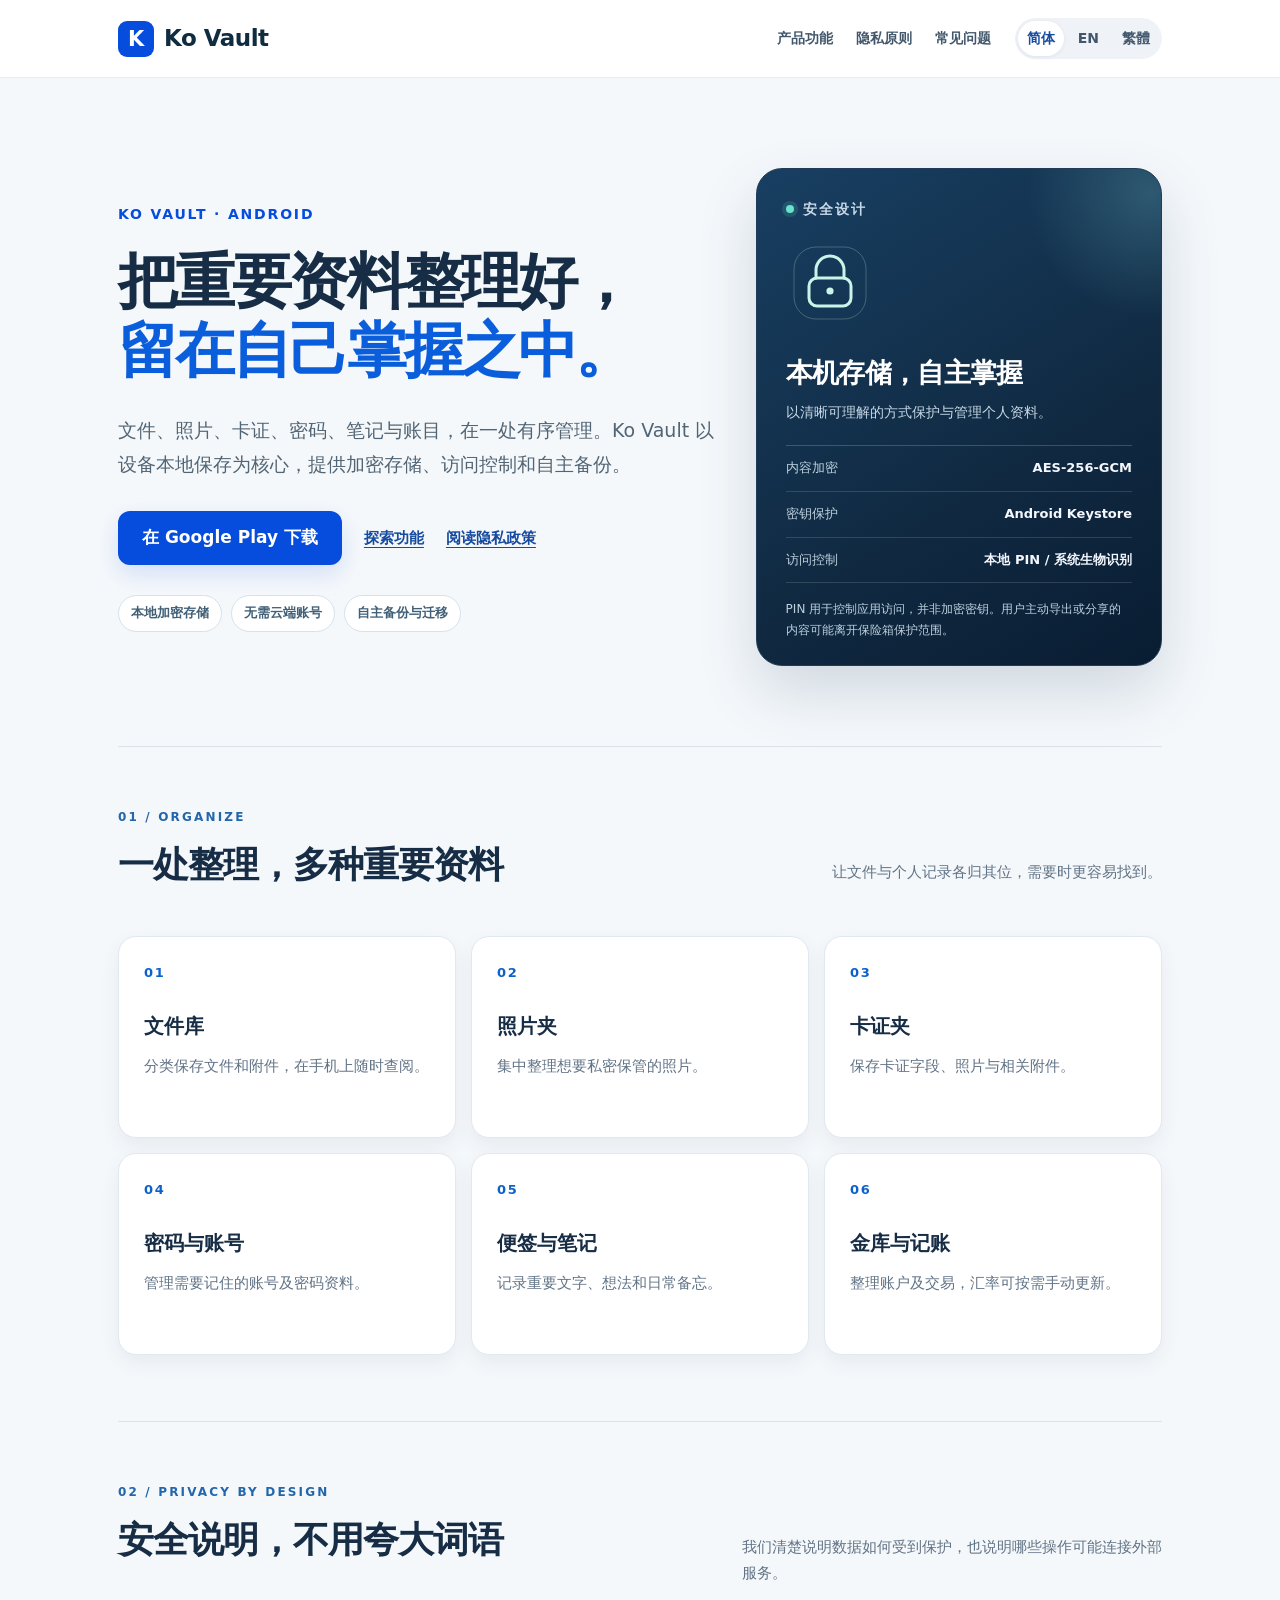
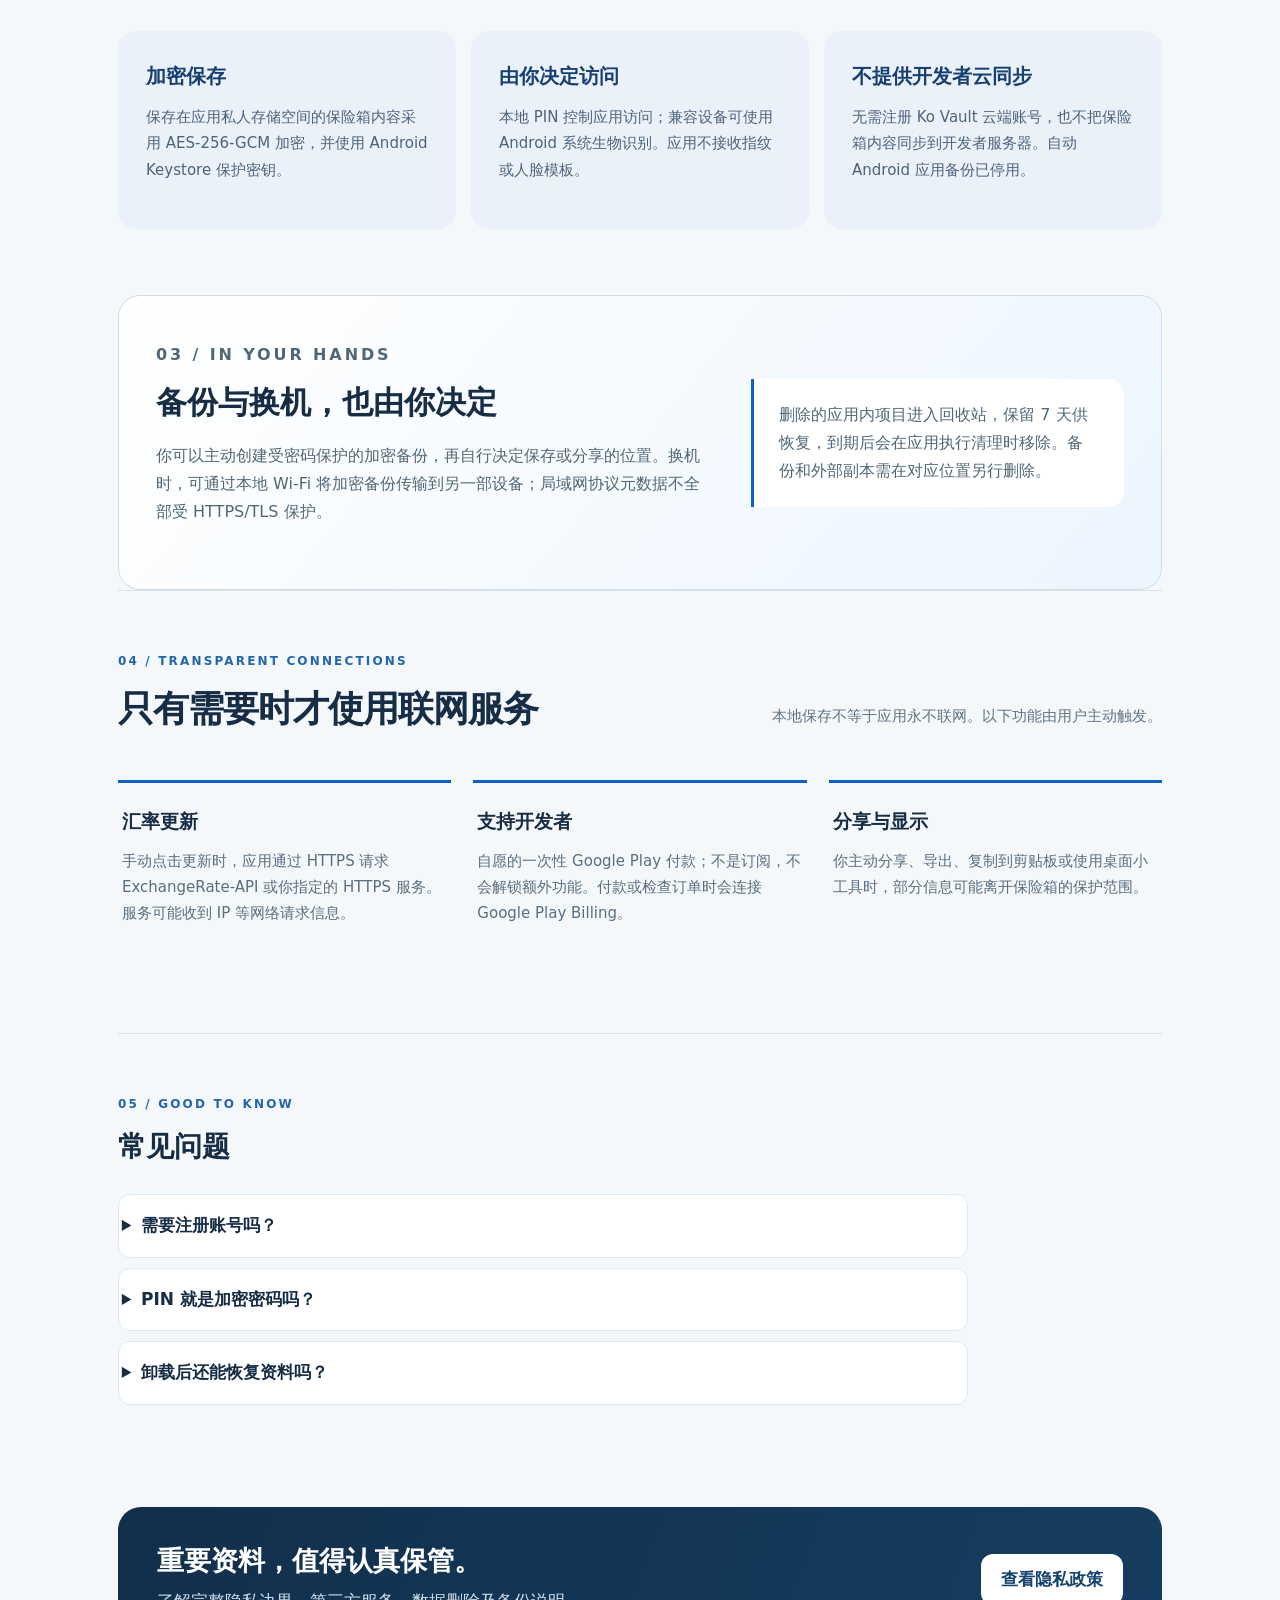
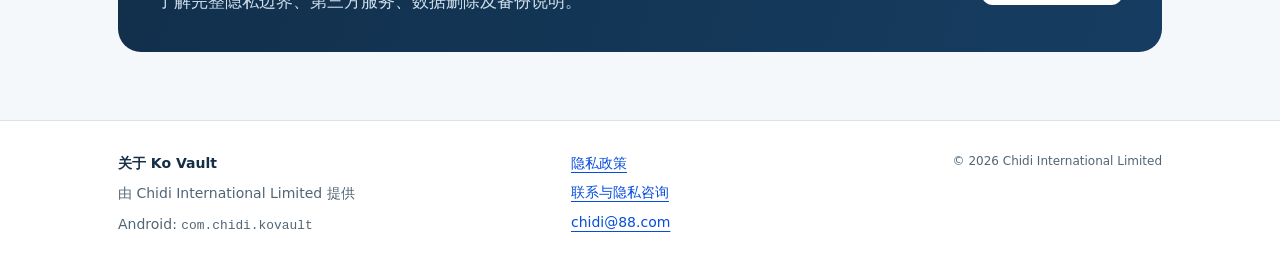
<file: index.html>
<!doctype html>
<html lang="zh-CN">
<head>
<meta charset="utf-8">
<meta name="viewport" content="width=device-width,initial-scale=1">
<meta name="theme-color" content="#102741">
<title>Ko Vault｜Android 本地加密保险箱</title>
<meta name="description" content="Ko Vault 将文件、照片、卡证、密码、便签和账目整理在本机加密保险箱。AES-256-GCM 加密、Android Keystore、PIN 访问控制，备份和分享由你决定。">
<meta property="og:type" content="website">
<meta property="og:title" content="Ko Vault｜Android 本地加密保险箱">
<meta property="og:description" content="Ko Vault 将文件、照片、卡证、密码、便签和账目整理在本机加密保险箱。AES-256-GCM 加密、Android Keystore、PIN 访问控制，备份和分享由你决定。">
<link rel="icon" href="data:image/svg+xml,%3Csvg xmlns='http://www.w3.org/2000/svg' viewBox='0 0 40 40'%3E%3Crect width='40' height='40' rx='10' fill='%23064ddd'/%3E%3Ctext x='20' y='29' text-anchor='middle' fill='white' font-family='sans-serif' font-size='28' font-weight='bold'%3EK%3C/text%3E%3C/svg%3E">
<link rel="stylesheet" href="/style.css">
<link rel="canonical" href="https://yonyva.com/">
<link rel="alternate" hreflang="zh-CN" href="https://yonyva.com/">
<link rel="alternate" hreflang="en" href="https://yonyva.com/en/">
<link rel="alternate" hreflang="zh-TW" href="https://yonyva.com/zh-tw/">
<link rel="alternate" hreflang="x-default" href="https://yonyva.com/">
</head>
<body class="home-page">
<a class="skip" href="#main">跳转到内容</a>
<header class="home-header"><div class="wrap"><nav aria-label="主导航">
<a class="brand" href="/"><span aria-hidden="true">K</span>Ko Vault</a>
<div class="home-navlinks"><a href="#features">产品功能</a><a href="#privacy">隐私原则</a><a href="#faq">常见问题</a></div>
<div class="home-lang" aria-label="语言选择"><a href="/" aria-current="page">简体</a><a href="/en/">EN</a><a href="/zh-tw/">繁體</a></div>
</nav></div></header>
<main id="main" class="wrap">
<section class="home-hero" aria-labelledby="hero-title">
<div class="home-hero-copy">
<p class="eyebrow">KO VAULT · ANDROID</p>
<h1 id="hero-title">把重要资料整理好，<em>留在自己掌握之中。</em></h1>
<p class="home-lead">文件、照片、卡证、密码、笔记与账目，在一处有序管理。Ko Vault 以设备本地保存为核心，提供加密存储、访问控制和自主备份。</p>
<div class="home-hero-actions"><a class="button" href="https://play.google.com/store/apps/details?id=com.chidi.kovault" target="_blank" rel="noopener noreferrer">在 Google Play 下载</a><a class="home-secondary-link" href="#features">探索功能</a><a class="home-secondary-link" href="/kovault/privacy/">阅读隐私政策</a></div>
<div class="home-tags"><span>本地加密存储</span><span>无需云端账号</span><span>自主备份与迁移</span></div>
</div>
<aside class="home-hero-proof" aria-label="安全设计">
<p class="home-proof-eyebrow"><span aria-hidden="true" class="home-dot"></span>安全设计</p>
<div class="home-proof-icon" aria-hidden="true"><svg viewBox="0 0 88 88" width="88" height="88" fill="none"><rect x="8" y="8" width="72" height="72" rx="22" stroke="currentColor" stroke-opacity=".25"/><rect x="23" y="39" width="42" height="28" rx="8" stroke="currentColor" stroke-width="3"/><path d="M30 39v-8a14 14 0 0 1 28 0v8" stroke="currentColor" stroke-width="3" stroke-linecap="round"/><circle cx="44" cy="52" r="3.6" fill="currentColor"/></svg></div>
<h2>本机存储，自主掌握</h2><p>以清晰可理解的方式保护与管理个人资料。</p>
<dl><div><dt>内容加密</dt><dd>AES-256-GCM</dd></div>
<div><dt>密钥保护</dt><dd>Android Keystore</dd></div>
<div><dt>访问控制</dt><dd>本地 PIN / 系统生物识别</dd></div></dl>
<p class="home-proof-note">PIN 用于控制应用访问，并非加密密钥。用户主动导出或分享的内容可能离开保险箱保护范围。</p>
</aside>
</section>
<section id="features" class="section home-section" aria-labelledby="features-title">
<p class="home-section-kicker">01 / ORGANIZE</p><div class="home-section-head"><h2 id="features-title">一处整理，多种重要资料</h2><p>让文件与个人记录各归其位，需要时更容易找到。</p></div>
<div class="home-features"><article class="home-feature"><span class="home-feature-number">01</span><h3>文件库</h3><p>分类保存文件和附件，在手机上随时查阅。</p></article>
<article class="home-feature"><span class="home-feature-number">02</span><h3>照片夹</h3><p>集中整理想要私密保管的照片。</p></article>
<article class="home-feature"><span class="home-feature-number">03</span><h3>卡证夹</h3><p>保存卡证字段、照片与相关附件。</p></article>
<article class="home-feature"><span class="home-feature-number">04</span><h3>密码与账号</h3><p>管理需要记住的账号及密码资料。</p></article>
<article class="home-feature"><span class="home-feature-number">05</span><h3>便签与笔记</h3><p>记录重要文字、想法和日常备忘。</p></article>
<article class="home-feature"><span class="home-feature-number">06</span><h3>金库与记账</h3><p>整理账户及交易，汇率可按需手动更新。</p></article></div>
</section>
<section id="privacy" class="section home-section" aria-labelledby="privacy-title">
<p class="home-section-kicker">02 / PRIVACY BY DESIGN</p><div class="home-section-head"><h2 id="privacy-title">安全说明，不用夸大词语</h2><p>我们清楚说明数据如何受到保护，也说明哪些操作可能连接外部服务。</p></div>
<div class="home-trust"><article class="home-trust-card"><h3>加密保存</h3><p>保存在应用私人存储空间的保险箱内容采用 AES-256-GCM 加密，并使用 Android Keystore 保护密钥。</p></article>
<article class="home-trust-card"><h3>由你决定访问</h3><p>本地 PIN 控制应用访问；兼容设备可使用 Android 系统生物识别。应用不接收指纹或人脸模板。</p></article>
<article class="home-trust-card"><h3>不提供开发者云同步</h3><p>无需注册 Ko Vault 云端账号，也不把保险箱内容同步到开发者服务器。自动 Android 应用备份已停用。</p></article></div>
</section>
<section class="section home-control" aria-labelledby="control-title"><div>
<p class="home-section-kicker">03 / IN YOUR HANDS</p><h2 id="control-title">备份与换机，也由你决定</h2><p>你可以主动创建受密码保护的加密备份，再自行决定保存或分享的位置。换机时，可通过本地 Wi-Fi 将加密备份传输到另一部设备；局域网协议元数据不全部受 HTTPS/TLS 保护。</p>
</div><div class="home-control-note"><p>删除的应用内项目进入回收站，保留 7 天供恢复，到期后会在应用执行清理时移除。备份和外部副本需在对应位置另行删除。</p></div></section>
<section class="section home-section" aria-labelledby="services-title">
<p class="home-section-kicker">04 / TRANSPARENT CONNECTIONS</p><div class="home-section-head"><h2 id="services-title">只有需要时才使用联网服务</h2><p>本地保存不等于应用永不联网。以下功能由用户主动触发。</p></div>
<div class="home-services"><article class="home-service"><h3>汇率更新</h3><p>手动点击更新时，应用通过 HTTPS 请求 ExchangeRate-API 或你指定的 HTTPS 服务。服务可能收到 IP 等网络请求信息。</p></article>
<article class="home-service"><h3>支持开发者</h3><p>自愿的一次性 Google Play 付款；不是订阅，不会解锁额外功能。付款或检查订单时会连接 Google Play Billing。</p></article>
<article class="home-service"><h3>分享与显示</h3><p>你主动分享、导出、复制到剪贴板或使用桌面小工具时，部分信息可能离开保险箱的保护范围。</p></article></div>
</section>
<section id="faq" class="section home-section" aria-labelledby="faq-title">
<p class="home-section-kicker">05 / GOOD TO KNOW</p><h2 id="faq-title">常见问题</h2><div class="home-faq"><details class="home-faq-item"><summary>需要注册账号吗？</summary><p>不需要创建 Ko Vault 云端账号。个人保险箱内容保存在设备本地。</p></details>
<details class="home-faq-item"><summary>PIN 就是加密密码吗？</summary><p>不是。PIN 用于控制应用访问，保险箱内容的加密密钥由 Android Keystore 保护。</p></details>
<details class="home-faq-item"><summary>卸载后还能恢复资料吗？</summary><p>如果清除应用数据、卸载或遗失设备，且没有可用的加密备份，个人资料可能无法恢复。请提前保管好备份与备份密码。</p></details></div>
</section>
<section class="home-endcap" aria-labelledby="endcap-title"><div><h2 id="endcap-title">重要资料，值得认真保管。</h2><p>了解完整隐私边界、第三方服务、数据删除及备份说明。</p></div><a class="button home-endcap-button" href="/kovault/privacy/">查看隐私政策</a></section>
</main>
<footer><div class="wrap"><div><strong>关于 Ko Vault</strong><p>由 Chidi International Limited 提供</p><p class="meta">Android: <code>com.chidi.kovault</code></p></div><div><a href="/kovault/privacy/">隐私政策</a><a href="mailto:chidi@88.com">联系与隐私咨询</a><a href="mailto:chidi@88.com">chidi@88.com</a></div><small>© 2026 Chidi International Limited</small></div></footer>
</body>
</html>
</file>
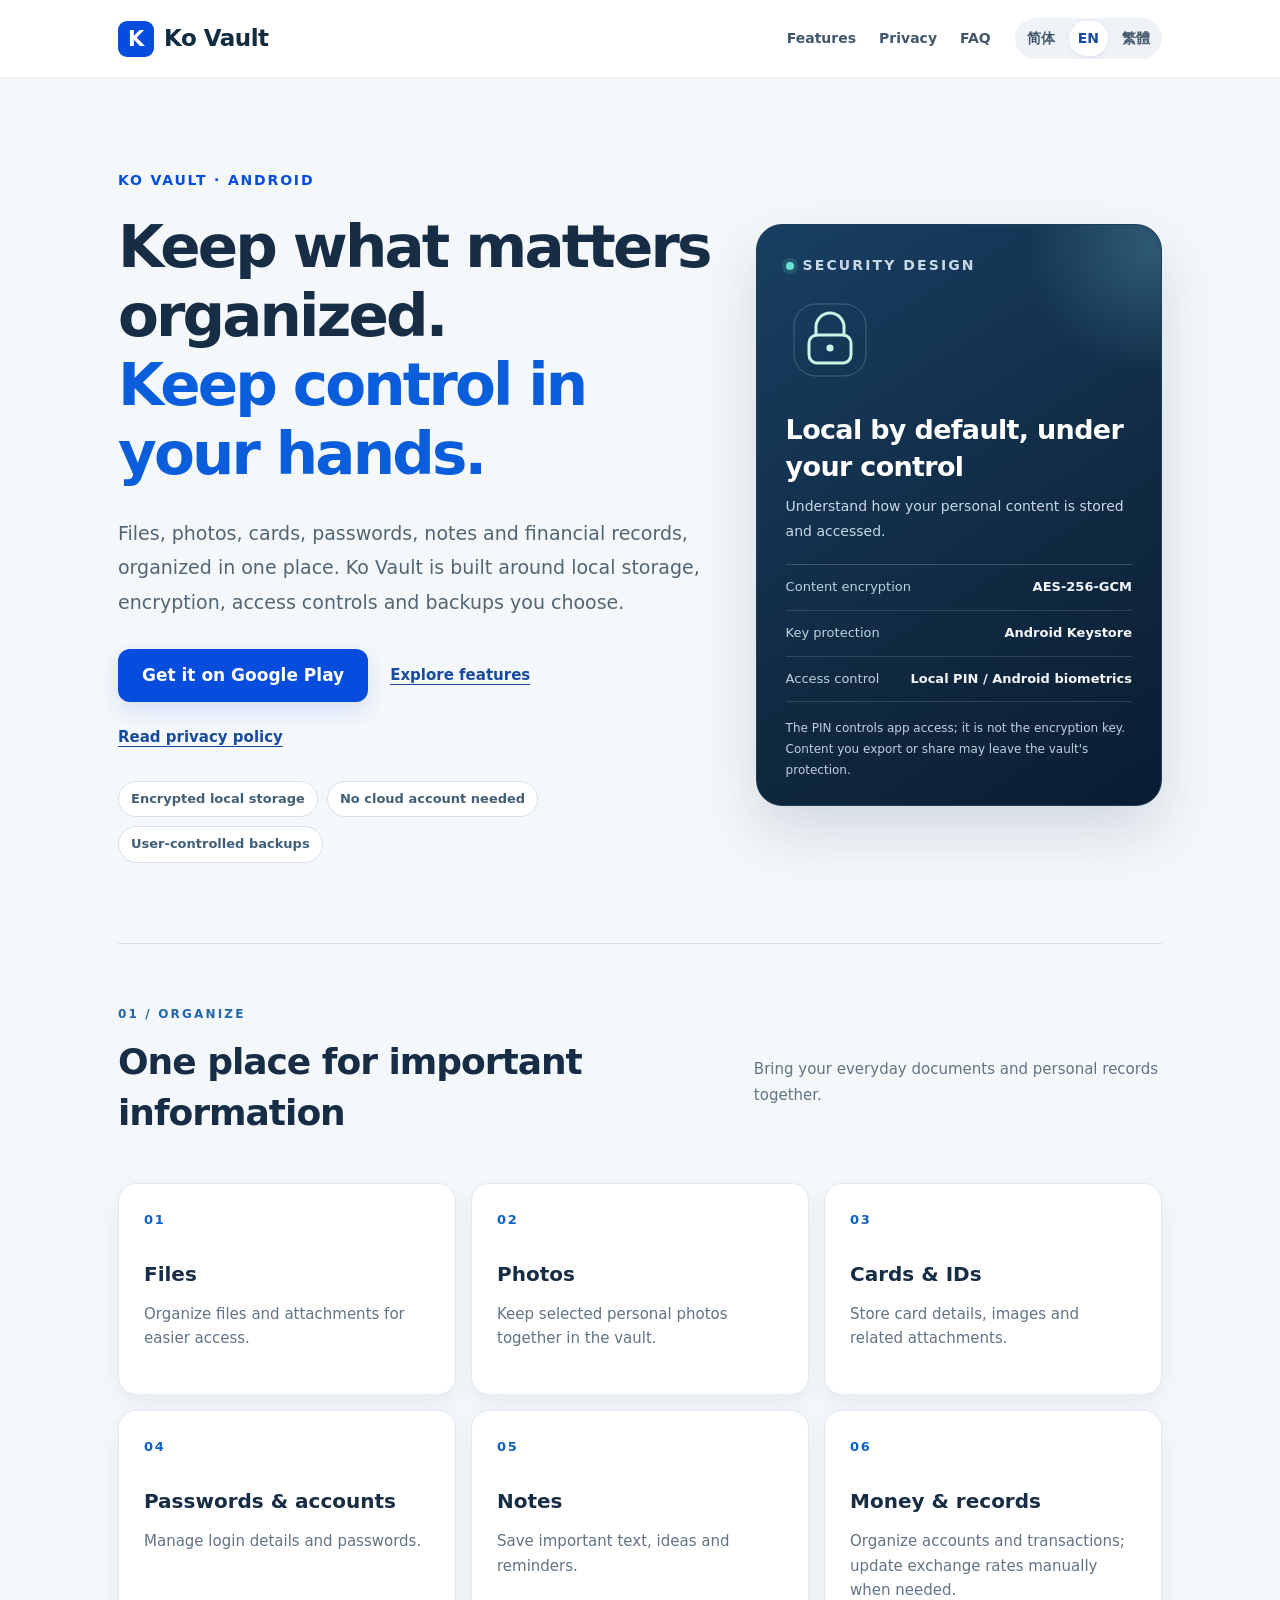
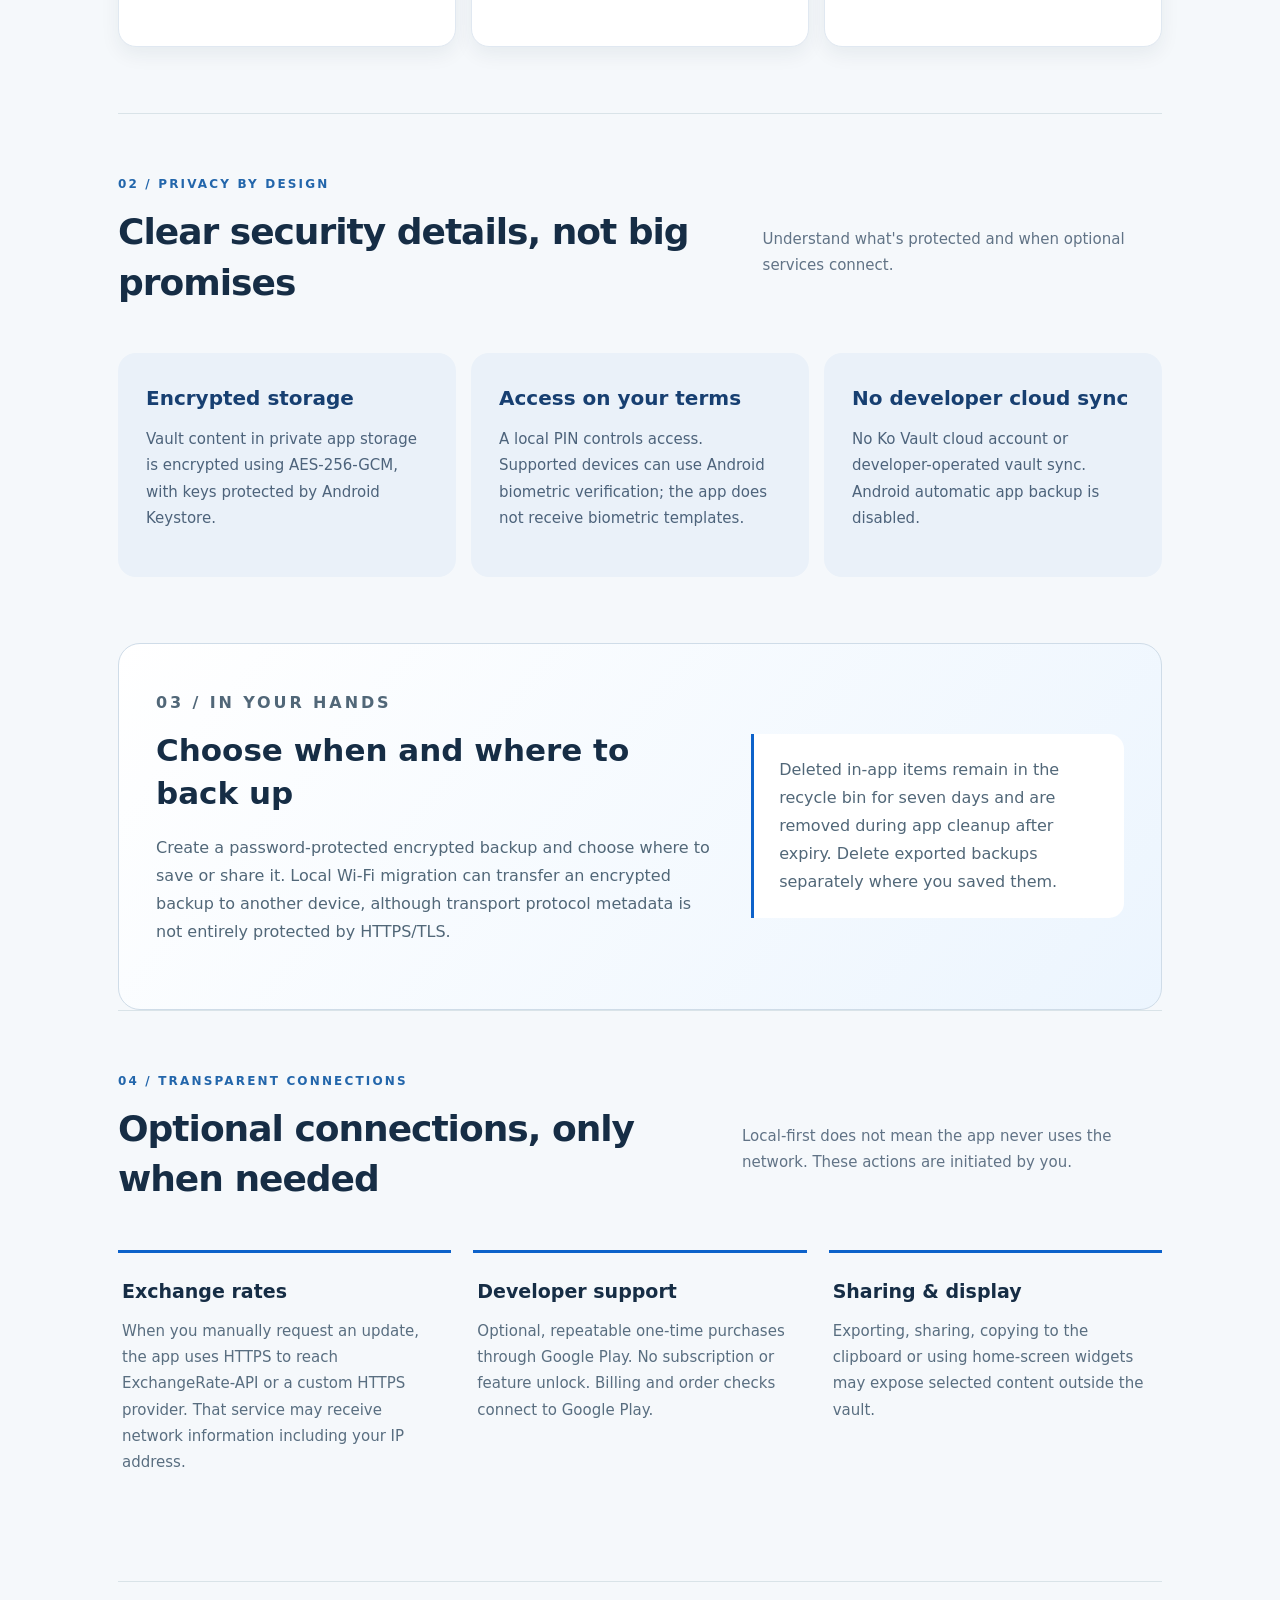
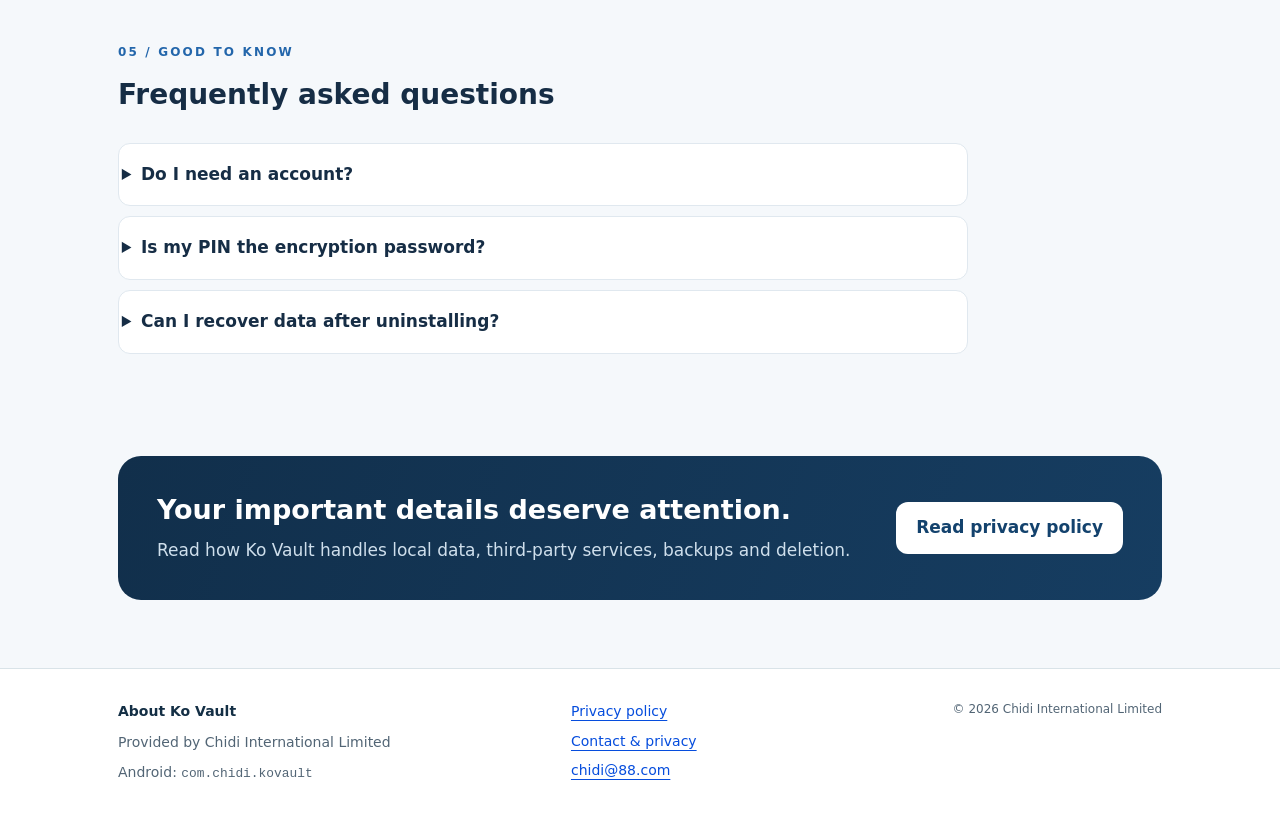
<file: en/index.html>
<!doctype html>
<html lang="en">
<head>
<meta charset="utf-8">
<meta name="viewport" content="width=device-width,initial-scale=1">
<meta name="theme-color" content="#102741">
<title>Ko Vault | Encrypted On-Device Vault for Android</title>
<meta name="description" content="Organize files, photos, cards, passwords, notes and records in an encrypted local Android vault with AES-256-GCM, Android Keystore and user-controlled backups.">
<meta property="og:type" content="website">
<meta property="og:title" content="Ko Vault | Encrypted On-Device Vault for Android">
<meta property="og:description" content="Organize files, photos, cards, passwords, notes and records in an encrypted local Android vault with AES-256-GCM, Android Keystore and user-controlled backups.">
<link rel="icon" href="data:image/svg+xml,%3Csvg xmlns='http://www.w3.org/2000/svg' viewBox='0 0 40 40'%3E%3Crect width='40' height='40' rx='10' fill='%23064ddd'/%3E%3Ctext x='20' y='29' text-anchor='middle' fill='white' font-family='sans-serif' font-size='28' font-weight='bold'%3EK%3C/text%3E%3C/svg%3E">
<link rel="stylesheet" href="/style.css">
<link rel="canonical" href="https://yonyva.com/en/">
<link rel="alternate" hreflang="zh-CN" href="https://yonyva.com/">
<link rel="alternate" hreflang="en" href="https://yonyva.com/en/">
<link rel="alternate" hreflang="zh-TW" href="https://yonyva.com/zh-tw/">
<link rel="alternate" hreflang="x-default" href="https://yonyva.com/">
</head>
<body class="home-page">
<a class="skip" href="#main">Skip to content</a>
<header class="home-header"><div class="wrap"><nav aria-label="Main navigation">
<a class="brand" href="/en/"><span aria-hidden="true">K</span>Ko Vault</a>
<div class="home-navlinks"><a href="#features">Features</a><a href="#privacy">Privacy</a><a href="#faq">FAQ</a></div>
<div class="home-lang" aria-label="Choose language"><a href="/">简体</a><a href="/en/" aria-current="page">EN</a><a href="/zh-tw/">繁體</a></div>
</nav></div></header>
<main id="main" class="wrap">
<section class="home-hero" aria-labelledby="hero-title">
<div class="home-hero-copy">
<p class="eyebrow">KO VAULT · ANDROID</p>
<h1 id="hero-title">Keep what matters organized. <em>Keep control in your hands.</em></h1>
<p class="home-lead">Files, photos, cards, passwords, notes and financial records, organized in one place. Ko Vault is built around local storage, encryption, access controls and backups you choose.</p>
<div class="home-hero-actions"><a class="button" href="https://play.google.com/store/apps/details?id=com.chidi.kovault" target="_blank" rel="noopener noreferrer">Get it on Google Play</a><a class="home-secondary-link" href="#features">Explore features</a><a class="home-secondary-link" href="/kovault/privacy/en/">Read privacy policy</a></div>
<div class="home-tags"><span>Encrypted local storage</span><span>No cloud account needed</span><span>User-controlled backups</span></div>
</div>
<aside class="home-hero-proof" aria-label="Security design">
<p class="home-proof-eyebrow"><span aria-hidden="true" class="home-dot"></span>Security design</p>
<div class="home-proof-icon" aria-hidden="true"><svg viewBox="0 0 88 88" width="88" height="88" fill="none"><rect x="8" y="8" width="72" height="72" rx="22" stroke="currentColor" stroke-opacity=".25"/><rect x="23" y="39" width="42" height="28" rx="8" stroke="currentColor" stroke-width="3"/><path d="M30 39v-8a14 14 0 0 1 28 0v8" stroke="currentColor" stroke-width="3" stroke-linecap="round"/><circle cx="44" cy="52" r="3.6" fill="currentColor"/></svg></div>
<h2>Local by default, under your control</h2><p>Understand how your personal content is stored and accessed.</p>
<dl><div><dt>Content encryption</dt><dd>AES-256-GCM</dd></div>
<div><dt>Key protection</dt><dd>Android Keystore</dd></div>
<div><dt>Access control</dt><dd>Local PIN / Android biometrics</dd></div></dl>
<p class="home-proof-note">The PIN controls app access; it is not the encryption key. Content you export or share may leave the vault's protection.</p>
</aside>
</section>
<section id="features" class="section home-section" aria-labelledby="features-title">
<p class="home-section-kicker">01 / ORGANIZE</p><div class="home-section-head"><h2 id="features-title">One place for important information</h2><p>Bring your everyday documents and personal records together.</p></div>
<div class="home-features"><article class="home-feature"><span class="home-feature-number">01</span><h3>Files</h3><p>Organize files and attachments for easier access.</p></article>
<article class="home-feature"><span class="home-feature-number">02</span><h3>Photos</h3><p>Keep selected personal photos together in the vault.</p></article>
<article class="home-feature"><span class="home-feature-number">03</span><h3>Cards &amp; IDs</h3><p>Store card details, images and related attachments.</p></article>
<article class="home-feature"><span class="home-feature-number">04</span><h3>Passwords &amp; accounts</h3><p>Manage login details and passwords.</p></article>
<article class="home-feature"><span class="home-feature-number">05</span><h3>Notes</h3><p>Save important text, ideas and reminders.</p></article>
<article class="home-feature"><span class="home-feature-number">06</span><h3>Money &amp; records</h3><p>Organize accounts and transactions; update exchange rates manually when needed.</p></article></div>
</section>
<section id="privacy" class="section home-section" aria-labelledby="privacy-title">
<p class="home-section-kicker">02 / PRIVACY BY DESIGN</p><div class="home-section-head"><h2 id="privacy-title">Clear security details, not big promises</h2><p>Understand what's protected and when optional services connect.</p></div>
<div class="home-trust"><article class="home-trust-card"><h3>Encrypted storage</h3><p>Vault content in private app storage is encrypted using AES-256-GCM, with keys protected by Android Keystore.</p></article>
<article class="home-trust-card"><h3>Access on your terms</h3><p>A local PIN controls access. Supported devices can use Android biometric verification; the app does not receive biometric templates.</p></article>
<article class="home-trust-card"><h3>No developer cloud sync</h3><p>No Ko Vault cloud account or developer-operated vault sync. Android automatic app backup is disabled.</p></article></div>
</section>
<section class="section home-control" aria-labelledby="control-title"><div>
<p class="home-section-kicker">03 / IN YOUR HANDS</p><h2 id="control-title">Choose when and where to back up</h2><p>Create a password-protected encrypted backup and choose where to save or share it. Local Wi-Fi migration can transfer an encrypted backup to another device, although transport protocol metadata is not entirely protected by HTTPS/TLS.</p>
</div><div class="home-control-note"><p>Deleted in-app items remain in the recycle bin for seven days and are removed during app cleanup after expiry. Delete exported backups separately where you saved them.</p></div></section>
<section class="section home-section" aria-labelledby="services-title">
<p class="home-section-kicker">04 / TRANSPARENT CONNECTIONS</p><div class="home-section-head"><h2 id="services-title">Optional connections, only when needed</h2><p>Local-first does not mean the app never uses the network. These actions are initiated by you.</p></div>
<div class="home-services"><article class="home-service"><h3>Exchange rates</h3><p>When you manually request an update, the app uses HTTPS to reach ExchangeRate-API or a custom HTTPS provider. That service may receive network information including your IP address.</p></article>
<article class="home-service"><h3>Developer support</h3><p>Optional, repeatable one-time purchases through Google Play. No subscription or feature unlock. Billing and order checks connect to Google Play.</p></article>
<article class="home-service"><h3>Sharing &amp; display</h3><p>Exporting, sharing, copying to the clipboard or using home-screen widgets may expose selected content outside the vault.</p></article></div>
</section>
<section id="faq" class="section home-section" aria-labelledby="faq-title">
<p class="home-section-kicker">05 / GOOD TO KNOW</p><h2 id="faq-title">Frequently asked questions</h2><div class="home-faq"><details class="home-faq-item"><summary>Do I need an account?</summary><p>No Ko Vault cloud account is required. Personal vault content is kept on your device.</p></details>
<details class="home-faq-item"><summary>Is my PIN the encryption password?</summary><p>No. The PIN controls app access, while Android Keystore protects the encryption keys for local vault storage.</p></details>
<details class="home-faq-item"><summary>Can I recover data after uninstalling?</summary><p>Uninstalling, clearing app data or losing your device may permanently remove local content without a usable encrypted backup. Keep your backup and password safe.</p></details></div>
</section>
<section class="home-endcap" aria-labelledby="endcap-title"><div><h2 id="endcap-title">Your important details deserve attention.</h2><p>Read how Ko Vault handles local data, third-party services, backups and deletion.</p></div><a class="button home-endcap-button" href="/kovault/privacy/en/">Read privacy policy</a></section>
</main>
<footer><div class="wrap"><div><strong>About Ko Vault</strong><p>Provided by Chidi International Limited</p><p class="meta">Android: <code>com.chidi.kovault</code></p></div><div><a href="/kovault/privacy/en/">Privacy policy</a><a href="mailto:chidi@88.com">Contact &amp; privacy</a><a href="mailto:chidi@88.com">chidi@88.com</a></div><small>© 2026 Chidi International Limited</small></div></footer>
</body>
</html>
</file>
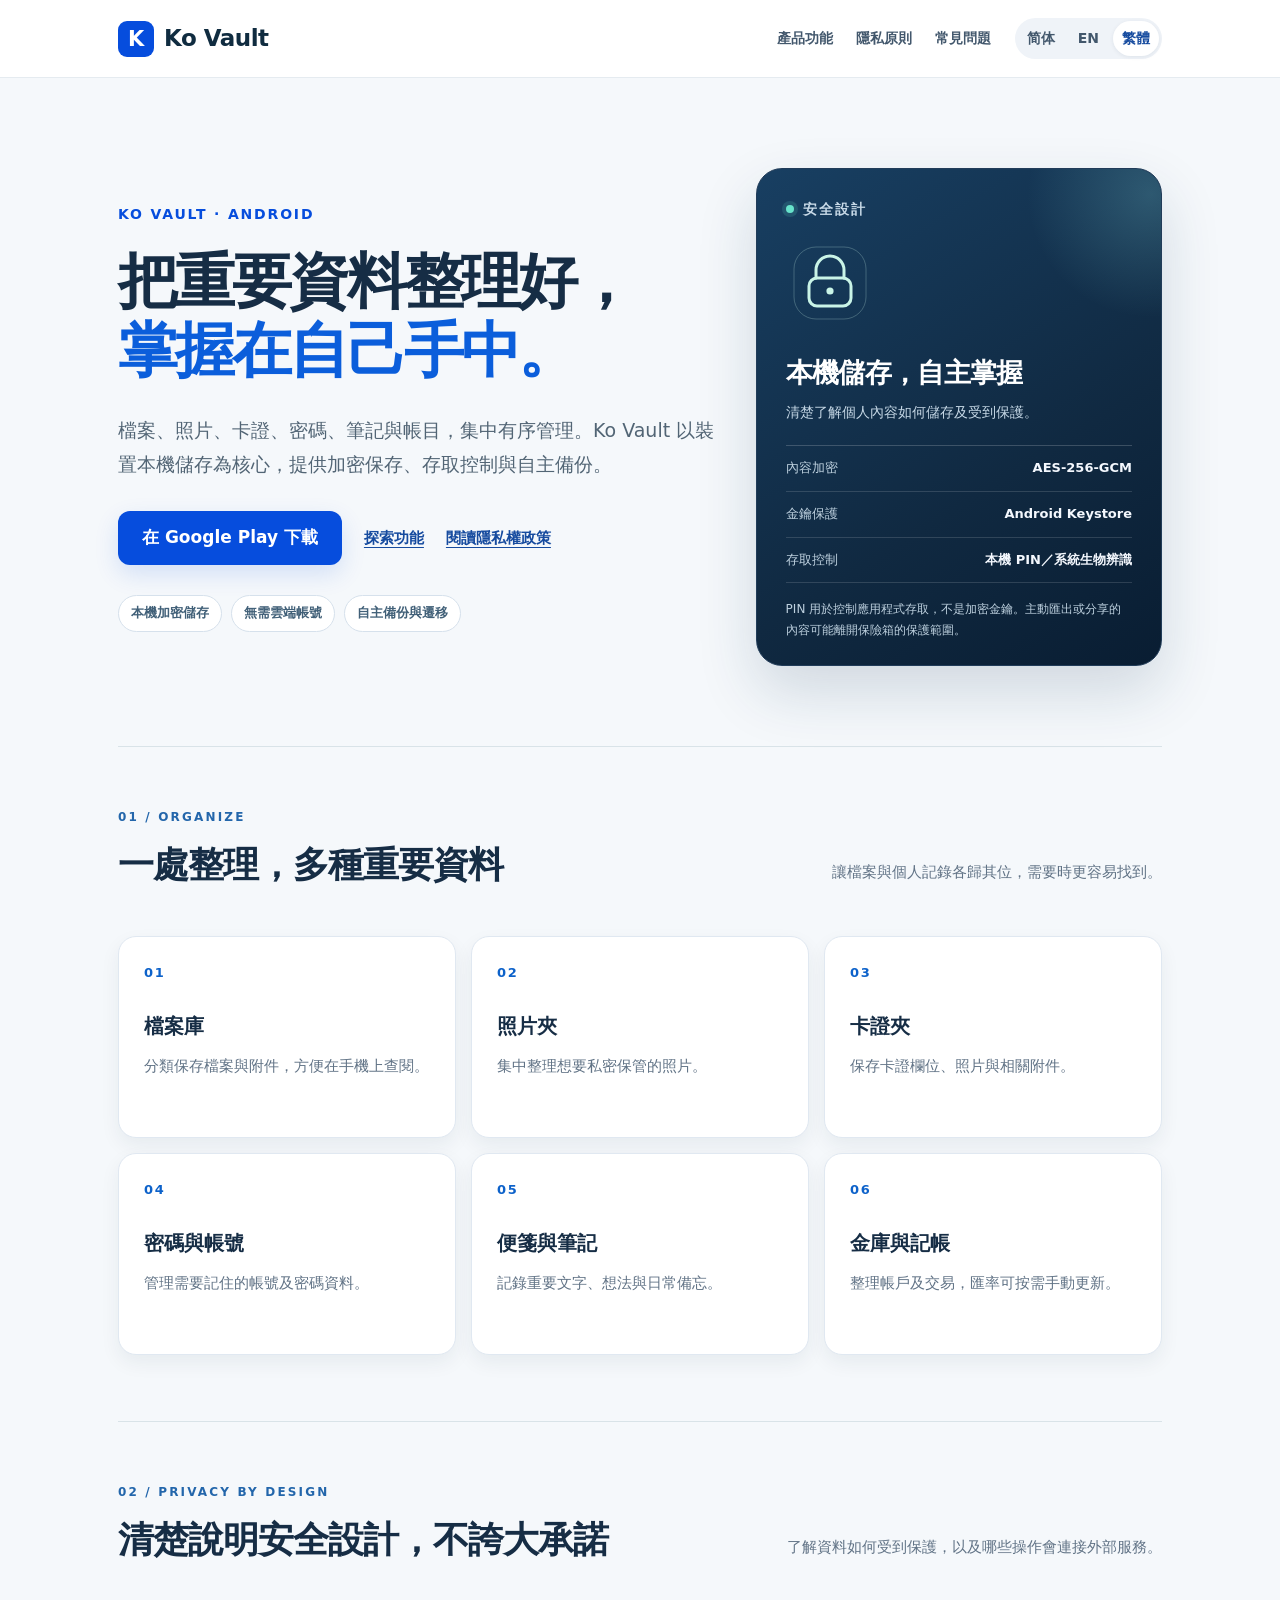
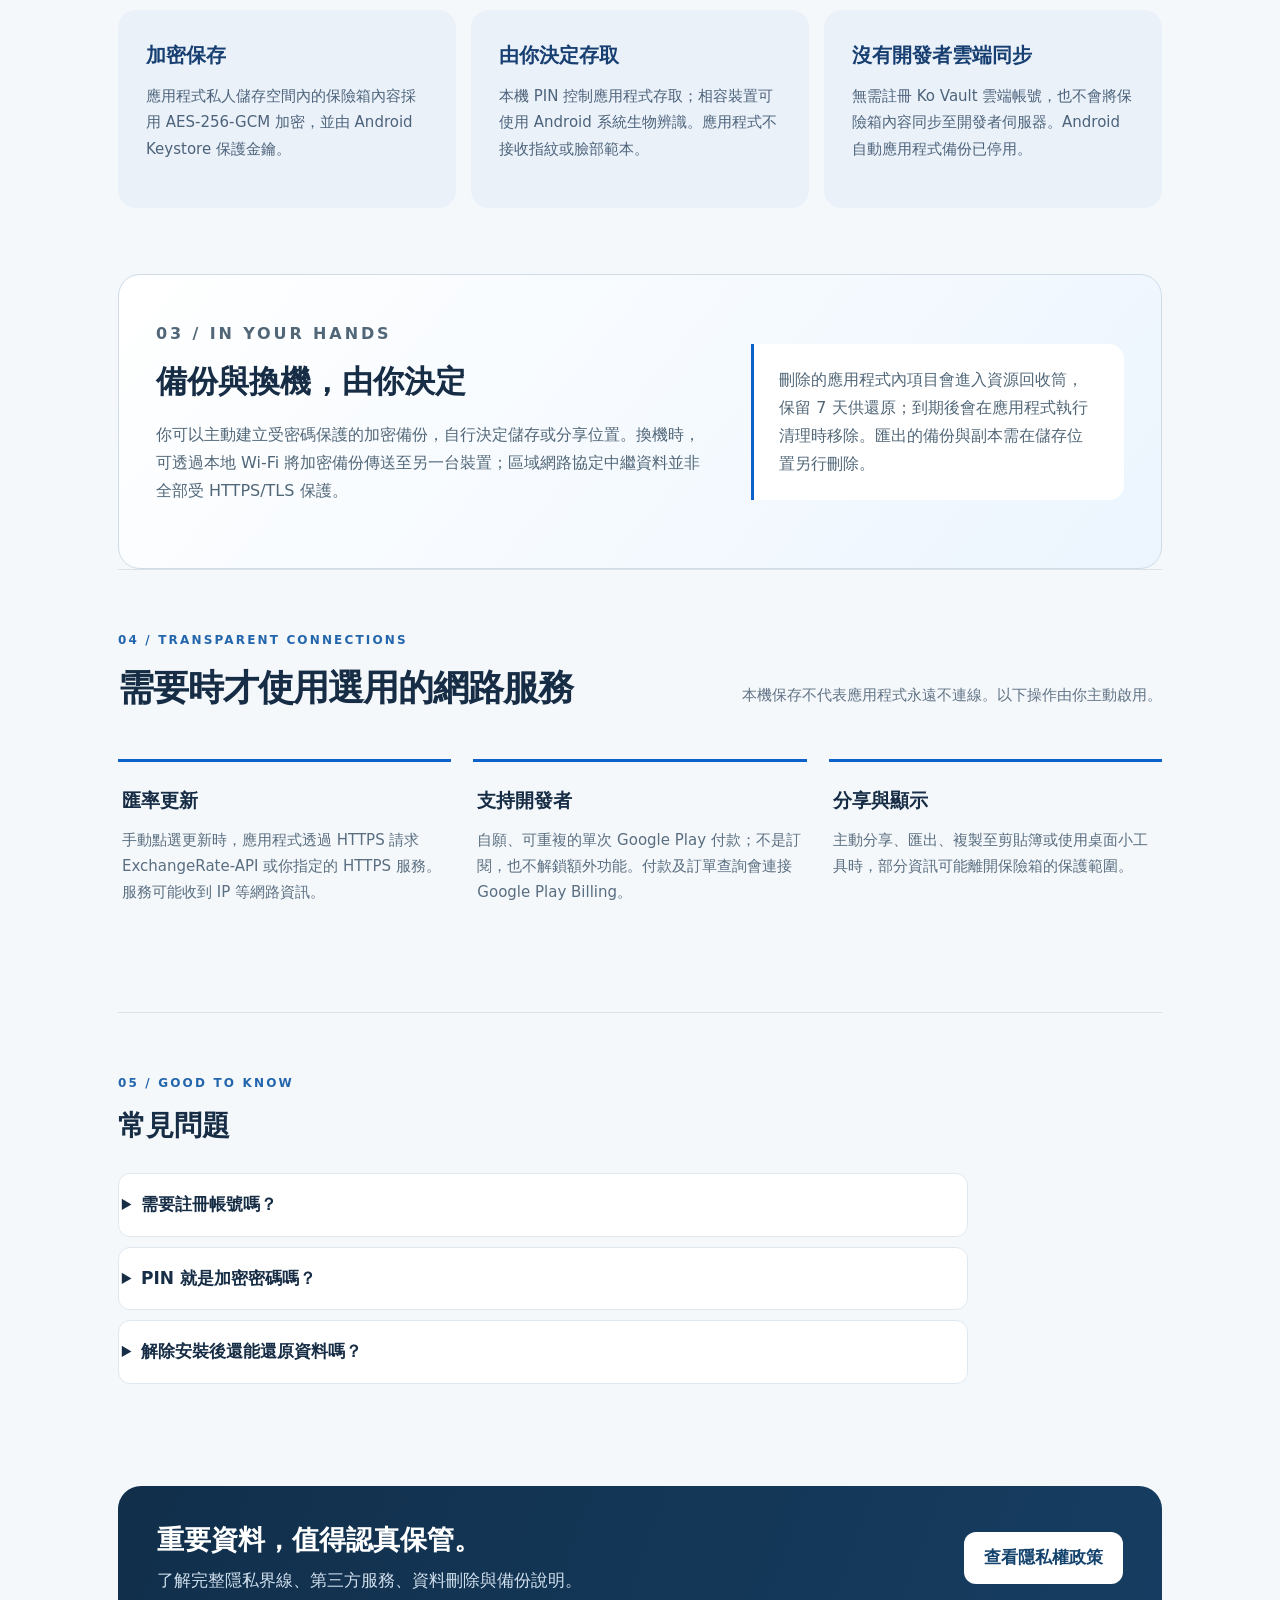
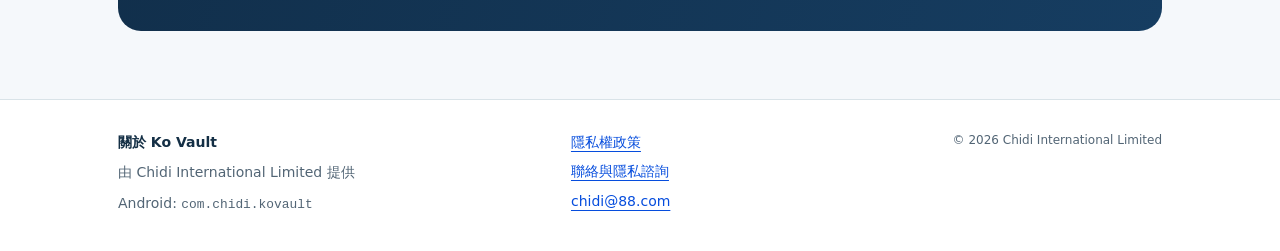
<file: zh-tw/index.html>
<!doctype html>
<html lang="zh-TW">
<head>
<meta charset="utf-8">
<meta name="viewport" content="width=device-width,initial-scale=1">
<meta name="theme-color" content="#102741">
<title>Ko Vault｜Android 本機加密保險箱</title>
<meta name="description" content="Ko Vault 將檔案、照片、卡證、密碼、筆記和帳目集中保存在本機加密保險箱，採用 AES-256-GCM、Android Keystore 及自主備份。">
<meta property="og:type" content="website">
<meta property="og:title" content="Ko Vault｜Android 本機加密保險箱">
<meta property="og:description" content="Ko Vault 將檔案、照片、卡證、密碼、筆記和帳目集中保存在本機加密保險箱，採用 AES-256-GCM、Android Keystore 及自主備份。">
<link rel="icon" href="data:image/svg+xml,%3Csvg xmlns='http://www.w3.org/2000/svg' viewBox='0 0 40 40'%3E%3Crect width='40' height='40' rx='10' fill='%23064ddd'/%3E%3Ctext x='20' y='29' text-anchor='middle' fill='white' font-family='sans-serif' font-size='28' font-weight='bold'%3EK%3C/text%3E%3C/svg%3E">
<link rel="stylesheet" href="/style.css">
<link rel="canonical" href="https://yonyva.com/zh-tw/">
<link rel="alternate" hreflang="zh-CN" href="https://yonyva.com/">
<link rel="alternate" hreflang="en" href="https://yonyva.com/en/">
<link rel="alternate" hreflang="zh-TW" href="https://yonyva.com/zh-tw/">
<link rel="alternate" hreflang="x-default" href="https://yonyva.com/">
</head>
<body class="home-page">
<a class="skip" href="#main">跳至內容</a>
<header class="home-header"><div class="wrap"><nav aria-label="主導覽">
<a class="brand" href="/zh-tw/"><span aria-hidden="true">K</span>Ko Vault</a>
<div class="home-navlinks"><a href="#features">產品功能</a><a href="#privacy">隱私原則</a><a href="#faq">常見問題</a></div>
<div class="home-lang" aria-label="語言選擇"><a href="/">简体</a><a href="/en/">EN</a><a href="/zh-tw/" aria-current="page">繁體</a></div>
</nav></div></header>
<main id="main" class="wrap">
<section class="home-hero" aria-labelledby="hero-title">
<div class="home-hero-copy">
<p class="eyebrow">KO VAULT · ANDROID</p>
<h1 id="hero-title">把重要資料整理好，<em>掌握在自己手中。</em></h1>
<p class="home-lead">檔案、照片、卡證、密碼、筆記與帳目，集中有序管理。Ko Vault 以裝置本機儲存為核心，提供加密保存、存取控制與自主備份。</p>
<div class="home-hero-actions"><a class="button" href="https://play.google.com/store/apps/details?id=com.chidi.kovault" target="_blank" rel="noopener noreferrer">在 Google Play 下載</a><a class="home-secondary-link" href="#features">探索功能</a><a class="home-secondary-link" href="/kovault/privacy/zh-tw/">閱讀隱私權政策</a></div>
<div class="home-tags"><span>本機加密儲存</span><span>無需雲端帳號</span><span>自主備份與遷移</span></div>
</div>
<aside class="home-hero-proof" aria-label="安全設計">
<p class="home-proof-eyebrow"><span aria-hidden="true" class="home-dot"></span>安全設計</p>
<div class="home-proof-icon" aria-hidden="true"><svg viewBox="0 0 88 88" width="88" height="88" fill="none"><rect x="8" y="8" width="72" height="72" rx="22" stroke="currentColor" stroke-opacity=".25"/><rect x="23" y="39" width="42" height="28" rx="8" stroke="currentColor" stroke-width="3"/><path d="M30 39v-8a14 14 0 0 1 28 0v8" stroke="currentColor" stroke-width="3" stroke-linecap="round"/><circle cx="44" cy="52" r="3.6" fill="currentColor"/></svg></div>
<h2>本機儲存，自主掌握</h2><p>清楚了解個人內容如何儲存及受到保護。</p>
<dl><div><dt>內容加密</dt><dd>AES-256-GCM</dd></div>
<div><dt>金鑰保護</dt><dd>Android Keystore</dd></div>
<div><dt>存取控制</dt><dd>本機 PIN／系統生物辨識</dd></div></dl>
<p class="home-proof-note">PIN 用於控制應用程式存取，不是加密金鑰。主動匯出或分享的內容可能離開保險箱的保護範圍。</p>
</aside>
</section>
<section id="features" class="section home-section" aria-labelledby="features-title">
<p class="home-section-kicker">01 / ORGANIZE</p><div class="home-section-head"><h2 id="features-title">一處整理，多種重要資料</h2><p>讓檔案與個人記錄各歸其位，需要時更容易找到。</p></div>
<div class="home-features"><article class="home-feature"><span class="home-feature-number">01</span><h3>檔案庫</h3><p>分類保存檔案與附件，方便在手機上查閱。</p></article>
<article class="home-feature"><span class="home-feature-number">02</span><h3>照片夾</h3><p>集中整理想要私密保管的照片。</p></article>
<article class="home-feature"><span class="home-feature-number">03</span><h3>卡證夾</h3><p>保存卡證欄位、照片與相關附件。</p></article>
<article class="home-feature"><span class="home-feature-number">04</span><h3>密碼與帳號</h3><p>管理需要記住的帳號及密碼資料。</p></article>
<article class="home-feature"><span class="home-feature-number">05</span><h3>便箋與筆記</h3><p>記錄重要文字、想法與日常備忘。</p></article>
<article class="home-feature"><span class="home-feature-number">06</span><h3>金庫與記帳</h3><p>整理帳戶及交易，匯率可按需手動更新。</p></article></div>
</section>
<section id="privacy" class="section home-section" aria-labelledby="privacy-title">
<p class="home-section-kicker">02 / PRIVACY BY DESIGN</p><div class="home-section-head"><h2 id="privacy-title">清楚說明安全設計，不誇大承諾</h2><p>了解資料如何受到保護，以及哪些操作會連接外部服務。</p></div>
<div class="home-trust"><article class="home-trust-card"><h3>加密保存</h3><p>應用程式私人儲存空間內的保險箱內容採用 AES-256-GCM 加密，並由 Android Keystore 保護金鑰。</p></article>
<article class="home-trust-card"><h3>由你決定存取</h3><p>本機 PIN 控制應用程式存取；相容裝置可使用 Android 系統生物辨識。應用程式不接收指紋或臉部範本。</p></article>
<article class="home-trust-card"><h3>沒有開發者雲端同步</h3><p>無需註冊 Ko Vault 雲端帳號，也不會將保險箱內容同步至開發者伺服器。Android 自動應用程式備份已停用。</p></article></div>
</section>
<section class="section home-control" aria-labelledby="control-title"><div>
<p class="home-section-kicker">03 / IN YOUR HANDS</p><h2 id="control-title">備份與換機，由你決定</h2><p>你可以主動建立受密碼保護的加密備份，自行決定儲存或分享位置。換機時，可透過本地 Wi-Fi 將加密備份傳送至另一台裝置；區域網路協定中繼資料並非全部受 HTTPS/TLS 保護。</p>
</div><div class="home-control-note"><p>刪除的應用程式內項目會進入資源回收筒，保留 7 天供還原；到期後會在應用程式執行清理時移除。匯出的備份與副本需在儲存位置另行刪除。</p></div></section>
<section class="section home-section" aria-labelledby="services-title">
<p class="home-section-kicker">04 / TRANSPARENT CONNECTIONS</p><div class="home-section-head"><h2 id="services-title">需要時才使用選用的網路服務</h2><p>本機保存不代表應用程式永遠不連線。以下操作由你主動啟用。</p></div>
<div class="home-services"><article class="home-service"><h3>匯率更新</h3><p>手動點選更新時，應用程式透過 HTTPS 請求 ExchangeRate-API 或你指定的 HTTPS 服務。服務可能收到 IP 等網路資訊。</p></article>
<article class="home-service"><h3>支持開發者</h3><p>自願、可重複的單次 Google Play 付款；不是訂閱，也不解鎖額外功能。付款及訂單查詢會連接 Google Play Billing。</p></article>
<article class="home-service"><h3>分享與顯示</h3><p>主動分享、匯出、複製至剪貼簿或使用桌面小工具時，部分資訊可能離開保險箱的保護範圍。</p></article></div>
</section>
<section id="faq" class="section home-section" aria-labelledby="faq-title">
<p class="home-section-kicker">05 / GOOD TO KNOW</p><h2 id="faq-title">常見問題</h2><div class="home-faq"><details class="home-faq-item"><summary>需要註冊帳號嗎？</summary><p>無需建立 Ko Vault 雲端帳號。個人保險箱內容保存在裝置本機。</p></details>
<details class="home-faq-item"><summary>PIN 就是加密密碼嗎？</summary><p>不是。PIN 用來控制應用程式存取，保險箱的加密金鑰由 Android Keystore 保護。</p></details>
<details class="home-faq-item"><summary>解除安裝後還能還原資料嗎？</summary><p>清除應用程式資料、解除安裝或遺失裝置後，若沒有可用的加密備份，個人資料可能無法恢復。請妥善保管備份及密碼。</p></details></div>
</section>
<section class="home-endcap" aria-labelledby="endcap-title"><div><h2 id="endcap-title">重要資料，值得認真保管。</h2><p>了解完整隱私界線、第三方服務、資料刪除與備份說明。</p></div><a class="button home-endcap-button" href="/kovault/privacy/zh-tw/">查看隱私權政策</a></section>
</main>
<footer><div class="wrap"><div><strong>關於 Ko Vault</strong><p>由 Chidi International Limited 提供</p><p class="meta">Android: <code>com.chidi.kovault</code></p></div><div><a href="/kovault/privacy/zh-tw/">隱私權政策</a><a href="mailto:chidi@88.com">聯絡與隱私諮詢</a><a href="mailto:chidi@88.com">chidi@88.com</a></div><small>© 2026 Chidi International Limited</small></div></footer>
</body>
</html>
</file>
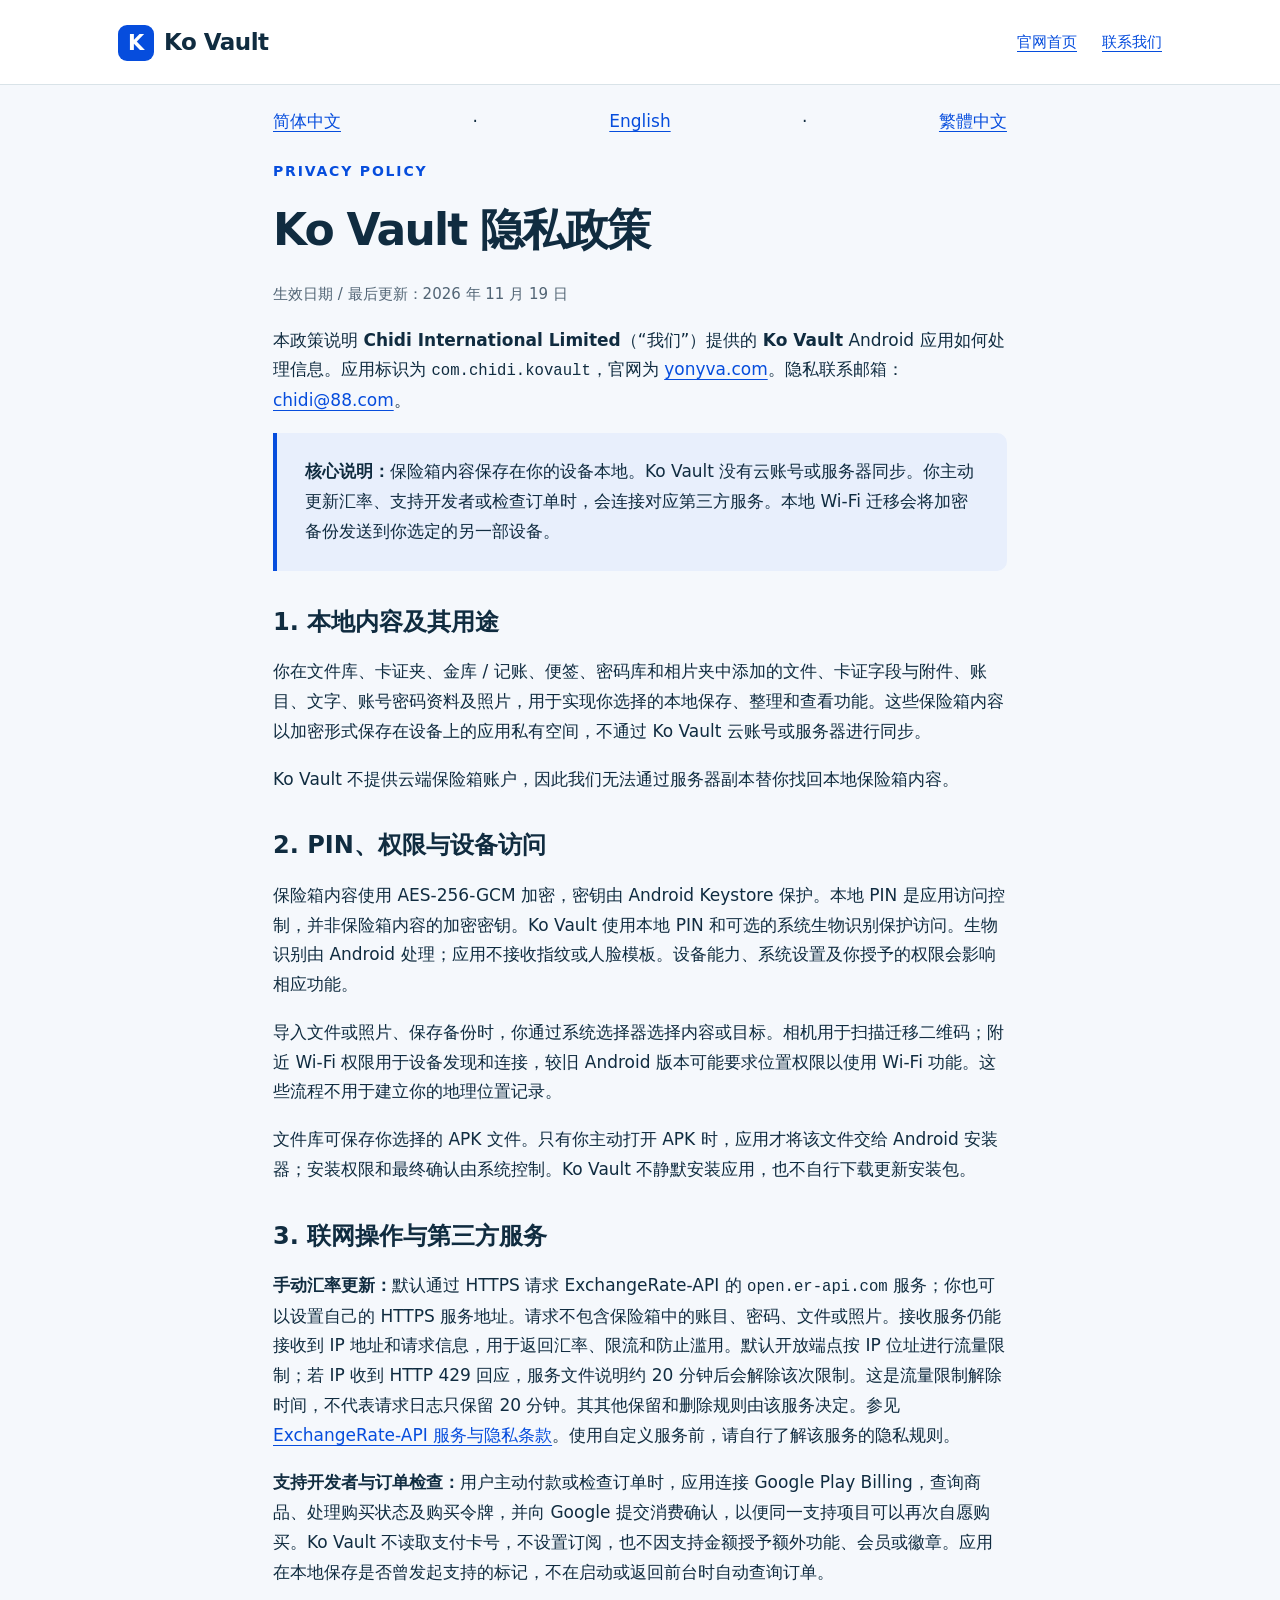
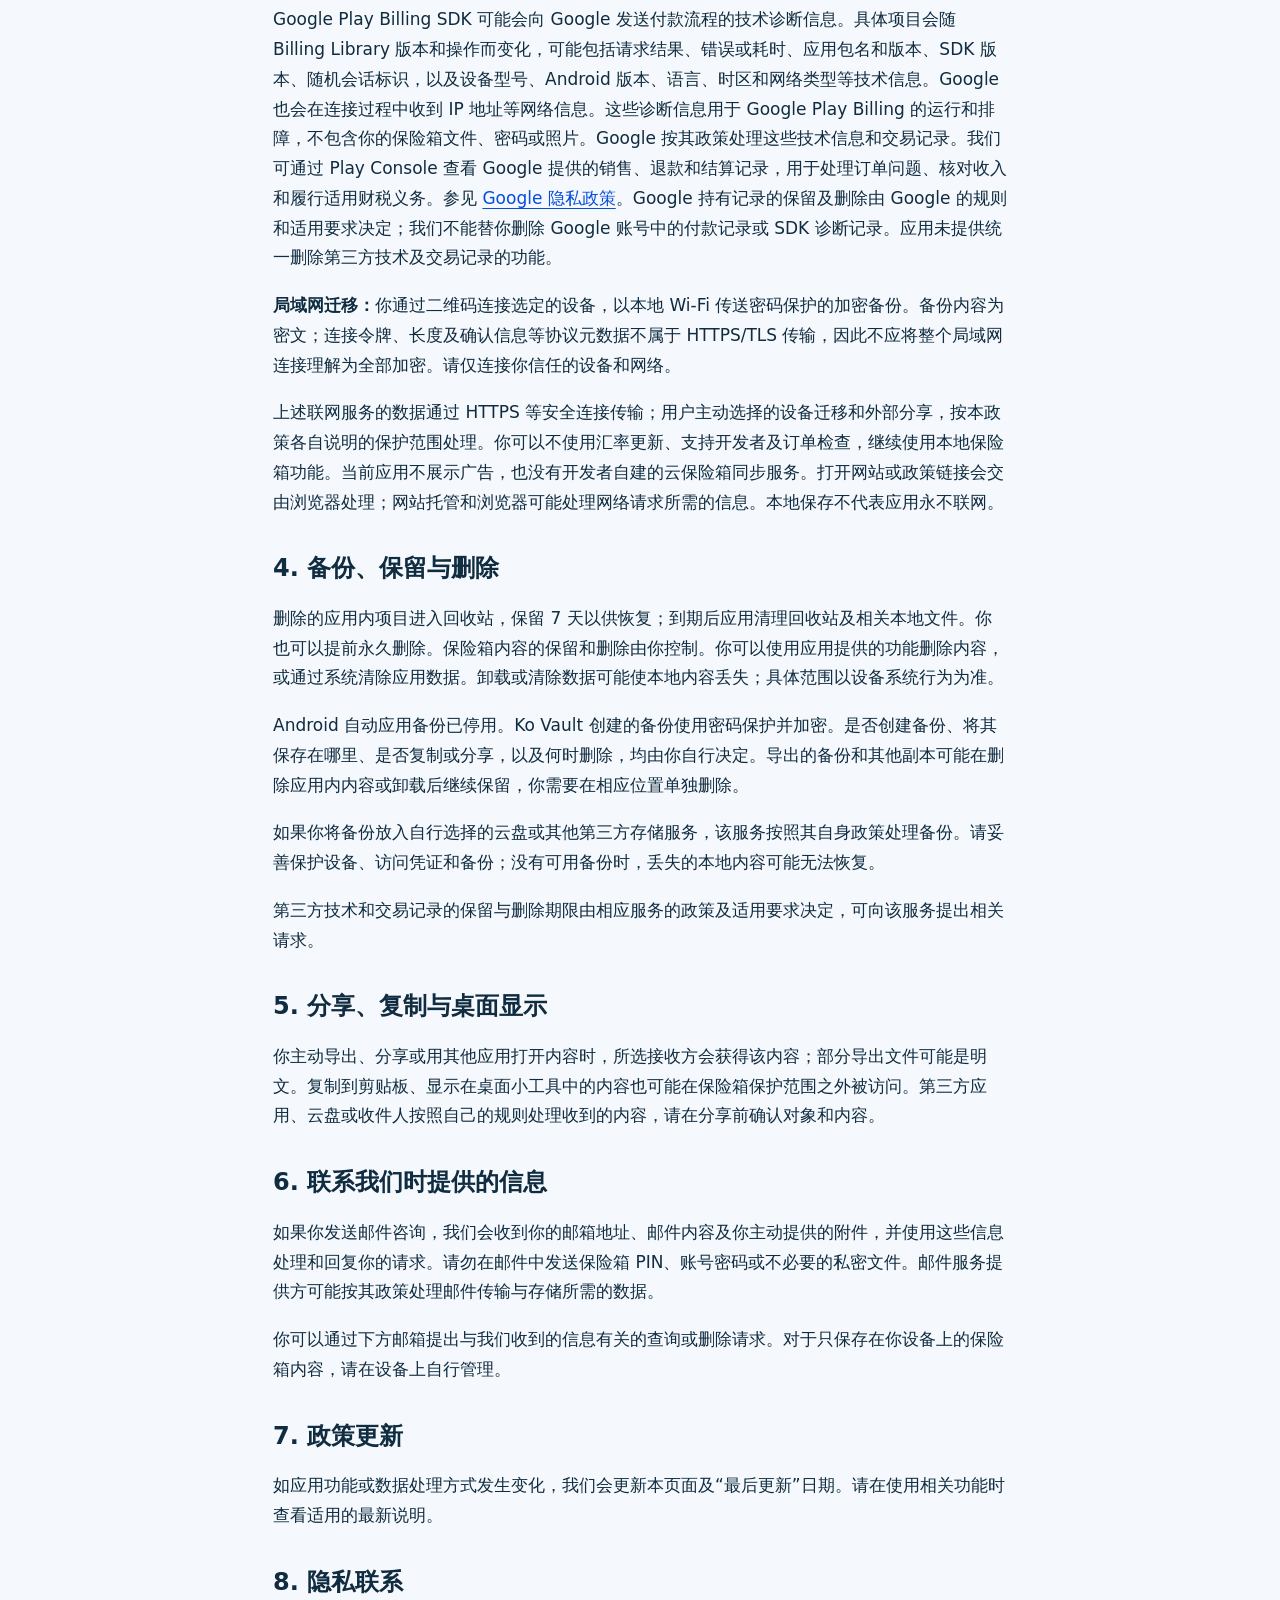
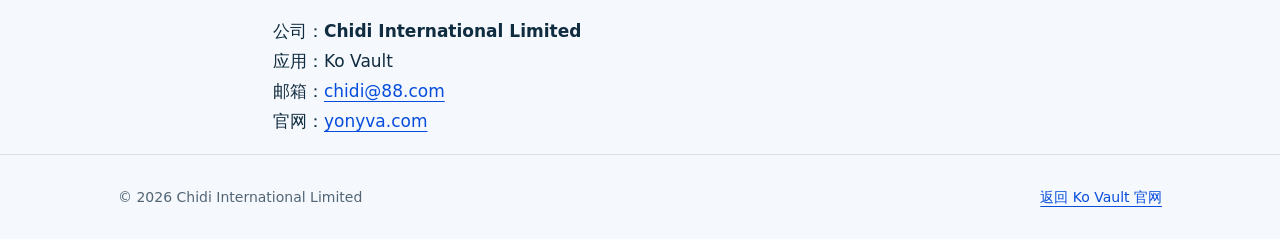
<file: kovault/privacy/index.html>
<!doctype html>
<html lang="zh-CN"><head><meta charset="utf-8"><meta name="viewport" content="width=device-width,initial-scale=1"><title>Ko Vault 隐私政策 | Chidi International Limited</title><meta name="description" content="了解 Ko Vault 的设备本地保存、数据备份与删除、PIN 和生物识别，以及汇率更新、赞助和购买涉及的第三方服务。"><link rel="stylesheet" href="/style.css"><link rel="canonical" href="https://yonyva.com/kovault/privacy/"><link rel="icon" href="data:image/svg+xml,%3Csvg xmlns='http://www.w3.org/2000/svg' viewBox='0 0 40 40'%3E%3Crect width='40' height='40' rx='10' fill='%23064ddd'/%3E%3Ctext x='20' y='29' text-anchor='middle' fill='white' font-family='sans-serif' font-size='28' font-weight='bold'%3EK%3C/text%3E%3C/svg%3E"></head><body><a class="skip" href="#main">跳转到内容</a><header><div class="wrap"><nav aria-label="主导航"><a class="brand" href="/"><span aria-hidden="true">K</span>Ko Vault</a><div class="navlinks"><a href="/">官网首页</a><a href="mailto:chidi@88.com">联系我们</a></div></nav></div></header>
<main id="main" class="wrap policy"><nav aria-label="政策语言"><a href="/kovault/privacy/" lang="zh-CN" aria-current="page">简体中文</a> · <a href="/kovault/privacy/en/" lang="en">English</a> · <a href="/kovault/privacy/zh-tw/" lang="zh-TW">繁體中文</a></nav><p class="eyebrow">PRIVACY POLICY</p><h1>Ko Vault 隐私政策</h1><p class="meta">生效日期 / 最后更新：2026 年 11 月 19 日</p><p>本政策说明 <strong>Chidi International Limited</strong>（“我们”）提供的 <strong>Ko Vault</strong> Android 应用如何处理信息。应用标识为 <code>com.chidi.kovault</code>，官网为 <a href="https://yonyva.com">yonyva.com</a>。隐私联系邮箱：<a href="mailto:chidi@88.com">chidi@88.com</a>。</p>
<div class="note"><p><strong>核心说明：</strong>保险箱内容保存在你的设备本地。Ko Vault 没有云账号或服务器同步。你主动更新汇率、支持开发者或检查订单时，会连接对应第三方服务。本地 Wi-Fi 迁移会将加密备份发送到你选定的另一部设备。</p></div>
<section><h2>1. 本地内容及其用途</h2><p>你在文件库、卡证夹、金库 / 记账、便签、密码库和相片夹中添加的文件、卡证字段与附件、账目、文字、账号密码资料及照片，用于实现你选择的本地保存、整理和查看功能。这些保险箱内容以加密形式保存在设备上的应用私有空间，不通过 Ko Vault 云账号或服务器进行同步。</p><p>Ko Vault 不提供云端保险箱账户，因此我们无法通过服务器副本替你找回本地保险箱内容。</p></section>
<section><h2>2. PIN、权限与设备访问</h2><p>保险箱内容使用 AES-256-GCM 加密，密钥由 Android Keystore 保护。本地 PIN 是应用访问控制，并非保险箱内容的加密密钥。Ko Vault 使用本地 PIN 和可选的系统生物识别保护访问。生物识别由 Android 处理；应用不接收指纹或人脸模板。设备能力、系统设置及你授予的权限会影响相应功能。</p><p>导入文件或照片、保存备份时，你通过系统选择器选择内容或目标。相机用于扫描迁移二维码；附近 Wi-Fi 权限用于设备发现和连接，较旧 Android 版本可能要求位置权限以使用 Wi-Fi 功能。这些流程不用于建立你的地理位置记录。</p><p>文件库可保存你选择的 APK 文件。只有你主动打开 APK 时，应用才将该文件交给 Android 安装器；安装权限和最终确认由系统控制。Ko Vault 不静默安装应用，也不自行下载更新安装包。</p></section>
<section><h2>3. 联网操作与第三方服务</h2><p><strong>手动汇率更新：</strong>默认通过 HTTPS 请求 ExchangeRate-API 的 <code>open.er-api.com</code> 服务；你也可以设置自己的 HTTPS 服务地址。请求不包含保险箱中的账目、密码、文件或照片。接收服务仍能接收到 IP 地址和请求信息，用于返回汇率、限流和防止滥用。默认开放端点按 IP 位址进行流量限制；若 IP 收到 HTTP 429 回应，服务文件说明约 20 分钟后会解除该次限制。这是流量限制解除时间，不代表请求日志只保留 20 分钟。其其他保留和删除规则由该服务决定。参见 <a href="https://www.exchangerate-api.com/terms">ExchangeRate-API 服务与隐私条款</a>。使用自定义服务前，请自行了解该服务的隐私规则。</p><p><strong>支持开发者与订单检查：</strong>用户主动付款或检查订单时，应用连接 Google Play Billing，查询商品、处理购买状态及购买令牌，并向 Google 提交消费确认，以便同一支持项目可以再次自愿购买。Ko Vault 不读取支付卡号，不设置订阅，也不因支持金额授予额外功能、会员或徽章。应用在本地保存是否曾发起支持的标记，不在启动或返回前台时自动查询订单。</p><p>Google Play Billing SDK 可能会向 Google 发送付款流程的技术诊断信息。具体项目会随 Billing Library 版本和操作而变化，可能包括请求结果、错误或耗时、应用包名和版本、SDK 版本、随机会话标识，以及设备型号、Android 版本、语言、时区和网络类型等技术信息。Google 也会在连接过程中收到 IP 地址等网络信息。这些诊断信息用于 Google Play Billing 的运行和排障，不包含你的保险箱文件、密码或照片。Google 按其政策处理这些技术信息和交易记录。我们可通过 Play Console 查看 Google 提供的销售、退款和结算记录，用于处理订单问题、核对收入和履行适用财税义务。参见 <a href="https://policies.google.com/privacy">Google 隐私政策</a>。Google 持有记录的保留及删除由 Google 的规则和适用要求决定；我们不能替你删除 Google 账号中的付款记录或 SDK 诊断记录。应用未提供统一删除第三方技术及交易记录的功能。</p><p><strong>局域网迁移：</strong>你通过二维码连接选定的设备，以本地 Wi-Fi 传送密码保护的加密备份。备份内容为密文；连接令牌、长度及确认信息等协议元数据不属于 HTTPS/TLS 传输，因此不应将整个局域网连接理解为全部加密。请仅连接你信任的设备和网络。</p><p>上述联网服务的数据通过 HTTPS 等安全连接传输；用户主动选择的设备迁移和外部分享，按本政策各自说明的保护范围处理。你可以不使用汇率更新、支持开发者及订单检查，继续使用本地保险箱功能。当前应用不展示广告，也没有开发者自建的云保险箱同步服务。打开网站或政策链接会交由浏览器处理；网站托管和浏览器可能处理网络请求所需的信息。本地保存不代表应用永不联网。</p></section>
<section><h2>4. 备份、保留与删除</h2><p>删除的应用内项目进入回收站，保留 7 天以供恢复；到期后应用清理回收站及相关本地文件。你也可以提前永久删除。保险箱内容的保留和删除由你控制。你可以使用应用提供的功能删除内容，或通过系统清除应用数据。卸载或清除数据可能使本地内容丢失；具体范围以设备系统行为为准。</p><p>Android 自动应用备份已停用。Ko Vault 创建的备份使用密码保护并加密。是否创建备份、将其保存在哪里、是否复制或分享，以及何时删除，均由你自行决定。导出的备份和其他副本可能在删除应用内内容或卸载后继续保留，你需要在相应位置单独删除。</p><p>如果你将备份放入自行选择的云盘或其他第三方存储服务，该服务按照其自身政策处理备份。请妥善保护设备、访问凭证和备份；没有可用备份时，丢失的本地内容可能无法恢复。</p><p>第三方技术和交易记录的保留与删除期限由相应服务的政策及适用要求决定，可向该服务提出相关请求。</p></section>
<section><h2>5. 分享、复制与桌面显示</h2><p>你主动导出、分享或用其他应用打开内容时，所选接收方会获得该内容；部分导出文件可能是明文。复制到剪贴板、显示在桌面小工具中的内容也可能在保险箱保护范围之外被访问。第三方应用、云盘或收件人按照自己的规则处理收到的内容，请在分享前确认对象和内容。</p></section><section><h2>6. 联系我们时提供的信息</h2><p>如果你发送邮件咨询，我们会收到你的邮箱地址、邮件内容及你主动提供的附件，并使用这些信息处理和回复你的请求。请勿在邮件中发送保险箱 PIN、账号密码或不必要的私密文件。邮件服务提供方可能按其政策处理邮件传输与存储所需的数据。</p><p>你可以通过下方邮箱提出与我们收到的信息有关的查询或删除请求。对于只保存在你设备上的保险箱内容，请在设备上自行管理。</p></section>
<section><h2>7. 政策更新</h2><p>如应用功能或数据处理方式发生变化，我们会更新本页面及“最后更新”日期。请在使用相关功能时查看适用的最新说明。</p></section>
<section><h2>8. 隐私联系</h2><p>公司：<strong>Chidi International Limited</strong><br>应用：Ko Vault<br>邮箱：<a href="mailto:chidi@88.com">chidi@88.com</a><br>官网：<a href="https://yonyva.com">yonyva.com</a></p></section></main><footer><div class="wrap"><span>© 2026 Chidi International Limited</span><a href="/">返回 Ko Vault 官网</a></div></footer></body></html>
</file>
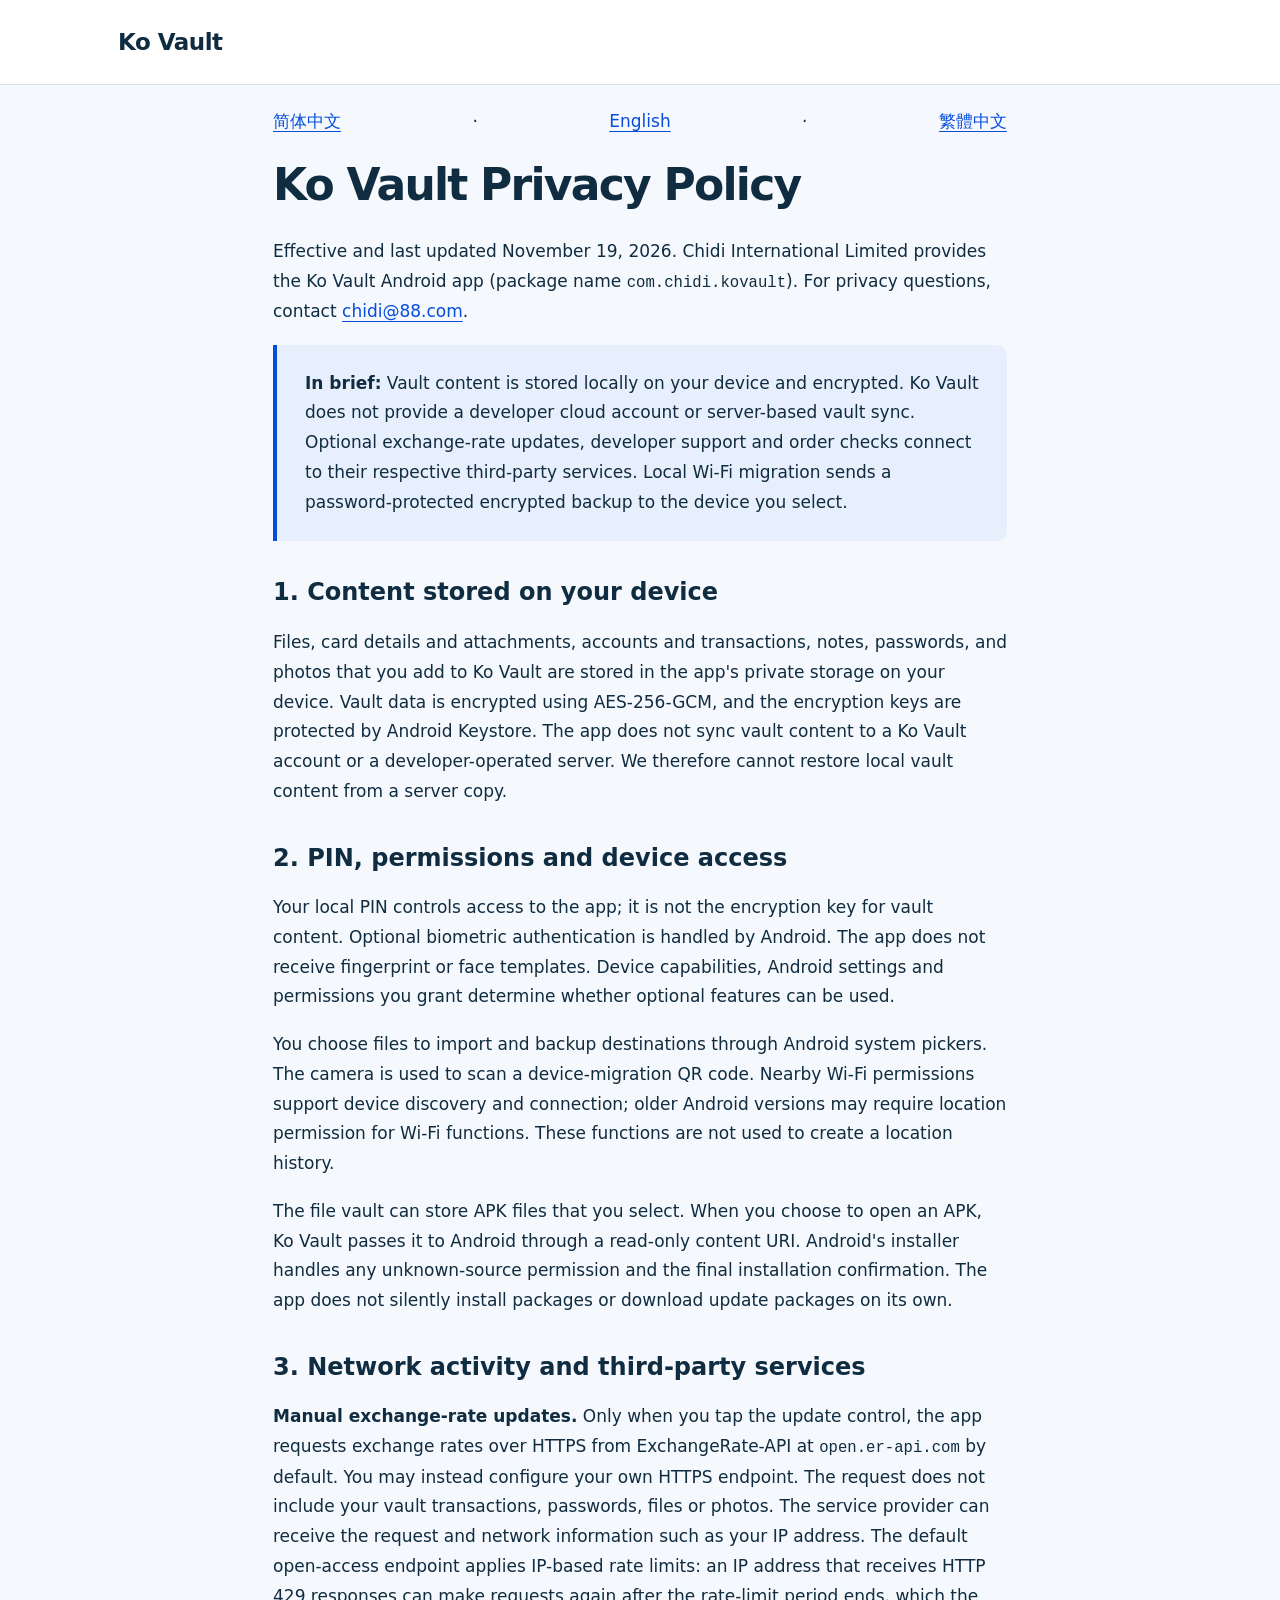
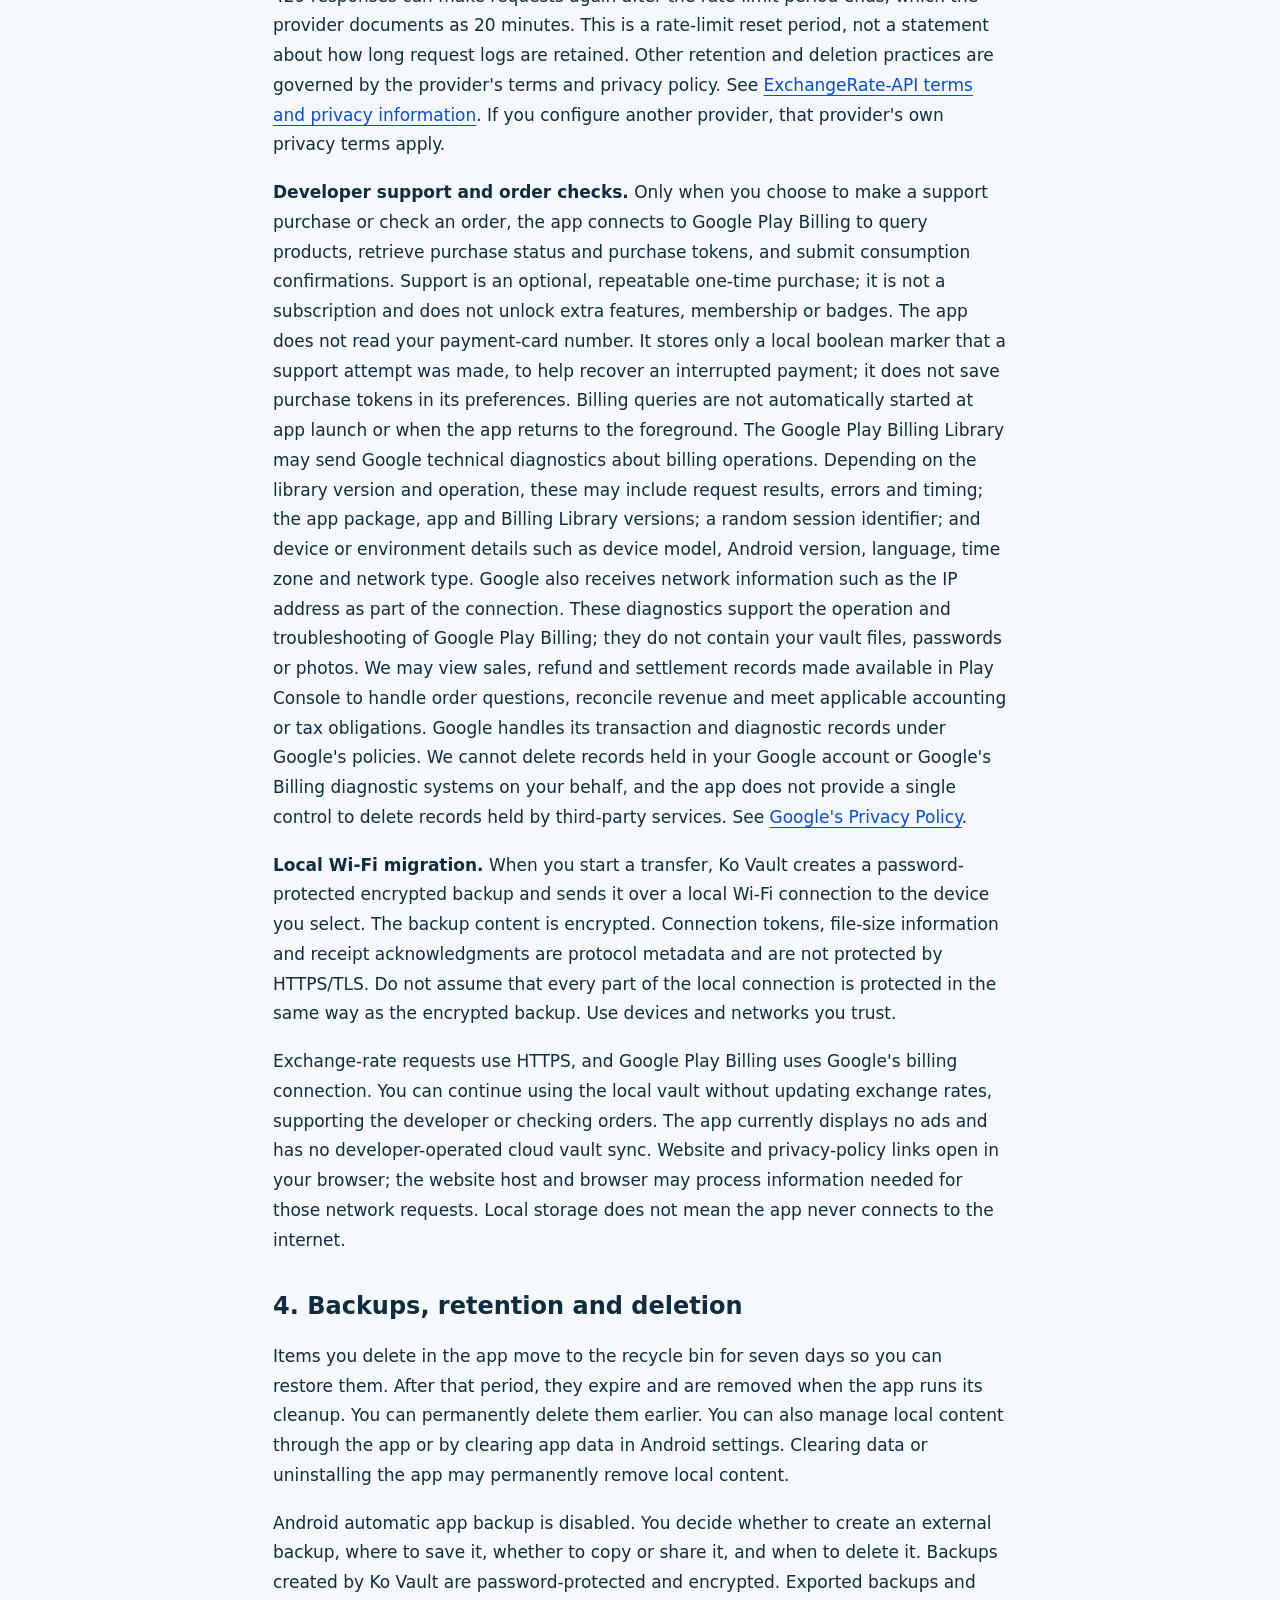
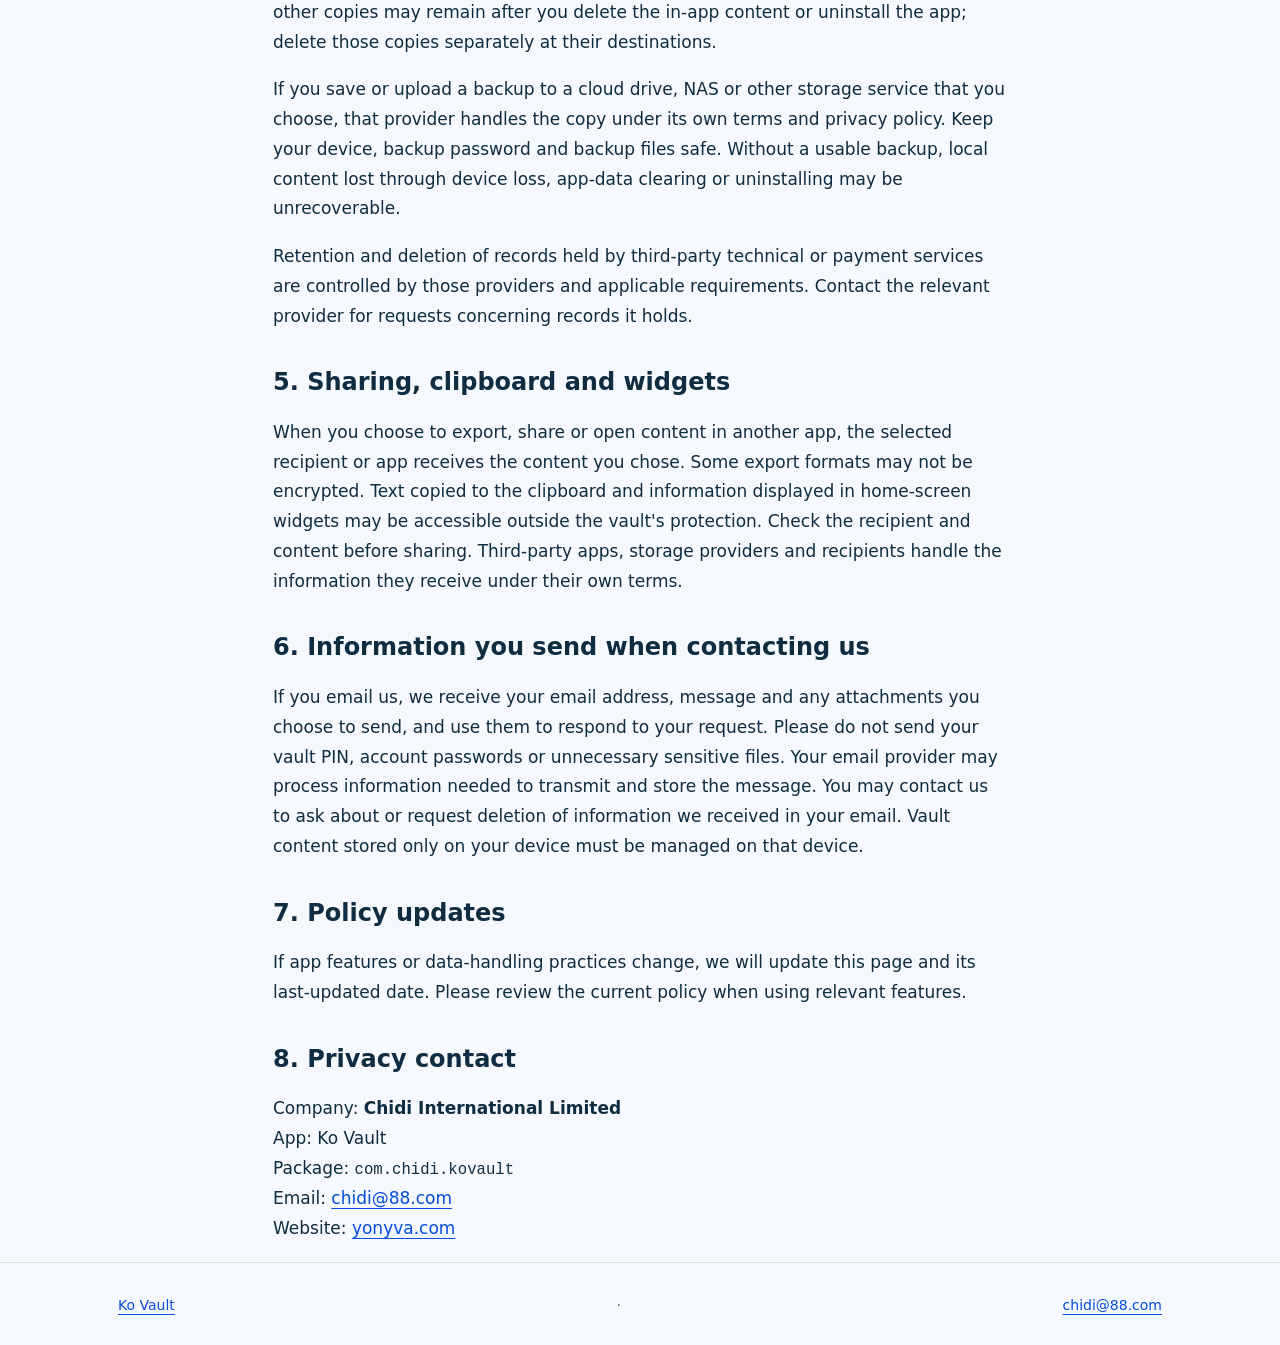
<file: kovault/privacy/en/index.html>
<!doctype html>
<html lang="en">
<head>
<meta charset="utf-8">
<meta name="viewport" content="width=device-width,initial-scale=1">
<title>Ko Vault Privacy Policy | Chidi International Limited</title>
<meta name="description" content="How Ko Vault stores and protects local vault content, handles backups and deletion, and connects to optional third-party services.">
<link rel="stylesheet" href="/style.css">
<link rel="canonical" href="https://yonyva.com/kovault/privacy/en/">
</head>
<body>
<header><div class="wrap"><nav><a class="brand" href="/">Ko Vault</a></nav></div></header>
<main class="wrap policy">
<nav aria-label="Policy language"><a href="/kovault/privacy/">简体中文</a> · <a href="/kovault/privacy/en/" lang="en" aria-current="page">English</a> · <a href="/kovault/privacy/zh-tw/">繁體中文</a></nav>
<h1>Ko Vault Privacy Policy</h1>
<p>Effective and last updated November 19, 2026. Chidi International Limited provides the Ko Vault Android app (package name <code>com.chidi.kovault</code>). For privacy questions, contact <a href="mailto:chidi@88.com">chidi@88.com</a>.</p>
<div class="note"><p><strong>In brief:</strong> Vault content is stored locally on your device and encrypted. Ko Vault does not provide a developer cloud account or server-based vault sync. Optional exchange-rate updates, developer support and order checks connect to their respective third-party services. Local Wi-Fi migration sends a password-protected encrypted backup to the device you select.</p></div>

<section>
<h2>1. Content stored on your device</h2>
<p>Files, card details and attachments, accounts and transactions, notes, passwords, and photos that you add to Ko Vault are stored in the app's private storage on your device. Vault data is encrypted using AES-256-GCM, and the encryption keys are protected by Android Keystore. The app does not sync vault content to a Ko Vault account or a developer-operated server. We therefore cannot restore local vault content from a server copy.</p>
</section>

<section>
<h2>2. PIN, permissions and device access</h2>
<p>Your local PIN controls access to the app; it is not the encryption key for vault content. Optional biometric authentication is handled by Android. The app does not receive fingerprint or face templates. Device capabilities, Android settings and permissions you grant determine whether optional features can be used.</p>
<p>You choose files to import and backup destinations through Android system pickers. The camera is used to scan a device-migration QR code. Nearby Wi-Fi permissions support device discovery and connection; older Android versions may require location permission for Wi-Fi functions. These functions are not used to create a location history.</p>
<p>The file vault can store APK files that you select. When you choose to open an APK, Ko Vault passes it to Android through a read-only content URI. Android's installer handles any unknown-source permission and the final installation confirmation. The app does not silently install packages or download update packages on its own.</p>
</section>

<section>
<h2>3. Network activity and third-party services</h2>
<p><strong>Manual exchange-rate updates.</strong> Only when you tap the update control, the app requests exchange rates over HTTPS from ExchangeRate-API at <code>open.er-api.com</code> by default. You may instead configure your own HTTPS endpoint. The request does not include your vault transactions, passwords, files or photos. The service provider can receive the request and network information such as your IP address. The default open-access endpoint applies IP-based rate limits: an IP address that receives HTTP 429 responses can make requests again after the rate-limit period ends, which the provider documents as 20 minutes. This is a rate-limit reset period, not a statement about how long request logs are retained. Other retention and deletion practices are governed by the provider's terms and privacy policy. See <a href="https://www.exchangerate-api.com/terms">ExchangeRate-API terms and privacy information</a>. If you configure another provider, that provider's own privacy terms apply.</p>
<p><strong>Developer support and order checks.</strong> Only when you choose to make a support purchase or check an order, the app connects to Google Play Billing to query products, retrieve purchase status and purchase tokens, and submit consumption confirmations. Support is an optional, repeatable one-time purchase; it is not a subscription and does not unlock extra features, membership or badges. The app does not read your payment-card number. It stores only a local boolean marker that a support attempt was made, to help recover an interrupted payment; it does not save purchase tokens in its preferences. Billing queries are not automatically started at app launch or when the app returns to the foreground. The Google Play Billing Library may send Google technical diagnostics about billing operations. Depending on the library version and operation, these may include request results, errors and timing; the app package, app and Billing Library versions; a random session identifier; and device or environment details such as device model, Android version, language, time zone and network type. Google also receives network information such as the IP address as part of the connection. These diagnostics support the operation and troubleshooting of Google Play Billing; they do not contain your vault files, passwords or photos. We may view sales, refund and settlement records made available in Play Console to handle order questions, reconcile revenue and meet applicable accounting or tax obligations. Google handles its transaction and diagnostic records under Google's policies. We cannot delete records held in your Google account or Google's Billing diagnostic systems on your behalf, and the app does not provide a single control to delete records held by third-party services. See <a href="https://policies.google.com/privacy">Google's Privacy Policy</a>.</p>
<p><strong>Local Wi-Fi migration.</strong> When you start a transfer, Ko Vault creates a password-protected encrypted backup and sends it over a local Wi-Fi connection to the device you select. The backup content is encrypted. Connection tokens, file-size information and receipt acknowledgments are protocol metadata and are not protected by HTTPS/TLS. Do not assume that every part of the local connection is protected in the same way as the encrypted backup. Use devices and networks you trust.</p>
<p>Exchange-rate requests use HTTPS, and Google Play Billing uses Google's billing connection. You can continue using the local vault without updating exchange rates, supporting the developer or checking orders. The app currently displays no ads and has no developer-operated cloud vault sync. Website and privacy-policy links open in your browser; the website host and browser may process information needed for those network requests. Local storage does not mean the app never connects to the internet.</p>
</section>

<section>
<h2>4. Backups, retention and deletion</h2>
<p>Items you delete in the app move to the recycle bin for seven days so you can restore them. After that period, they expire and are removed when the app runs its cleanup. You can permanently delete them earlier. You can also manage local content through the app or by clearing app data in Android settings. Clearing data or uninstalling the app may permanently remove local content.</p>
<p>Android automatic app backup is disabled. You decide whether to create an external backup, where to save it, whether to copy or share it, and when to delete it. Backups created by Ko Vault are password-protected and encrypted. Exported backups and other copies may remain after you delete the in-app content or uninstall the app; delete those copies separately at their destinations.</p>
<p>If you save or upload a backup to a cloud drive, NAS or other storage service that you choose, that provider handles the copy under its own terms and privacy policy. Keep your device, backup password and backup files safe. Without a usable backup, local content lost through device loss, app-data clearing or uninstalling may be unrecoverable.</p>
<p>Retention and deletion of records held by third-party technical or payment services are controlled by those providers and applicable requirements. Contact the relevant provider for requests concerning records it holds.</p>
</section>

<section>
<h2>5. Sharing, clipboard and widgets</h2>
<p>When you choose to export, share or open content in another app, the selected recipient or app receives the content you chose. Some export formats may not be encrypted. Text copied to the clipboard and information displayed in home-screen widgets may be accessible outside the vault's protection. Check the recipient and content before sharing. Third-party apps, storage providers and recipients handle the information they receive under their own terms.</p>
</section>

<section>
<h2>6. Information you send when contacting us</h2>
<p>If you email us, we receive your email address, message and any attachments you choose to send, and use them to respond to your request. Please do not send your vault PIN, account passwords or unnecessary sensitive files. Your email provider may process information needed to transmit and store the message. You may contact us to ask about or request deletion of information we received in your email. Vault content stored only on your device must be managed on that device.</p>
</section>

<section>
<h2>7. Policy updates</h2>
<p>If app features or data-handling practices change, we will update this page and its last-updated date. Please review the current policy when using relevant features.</p>
</section>

<section>
<h2>8. Privacy contact</h2>
<p>Company: <strong>Chidi International Limited</strong><br>App: Ko Vault<br>Package: <code>com.chidi.kovault</code><br>Email: <a href="mailto:chidi@88.com">chidi@88.com</a><br>Website: <a href="https://yonyva.com">yonyva.com</a></p>
</section>
</main>
<footer><div class="wrap"><a href="/">Ko Vault</a> · <a href="mailto:chidi@88.com">chidi@88.com</a></div></footer>
</body>
</html>
</file>
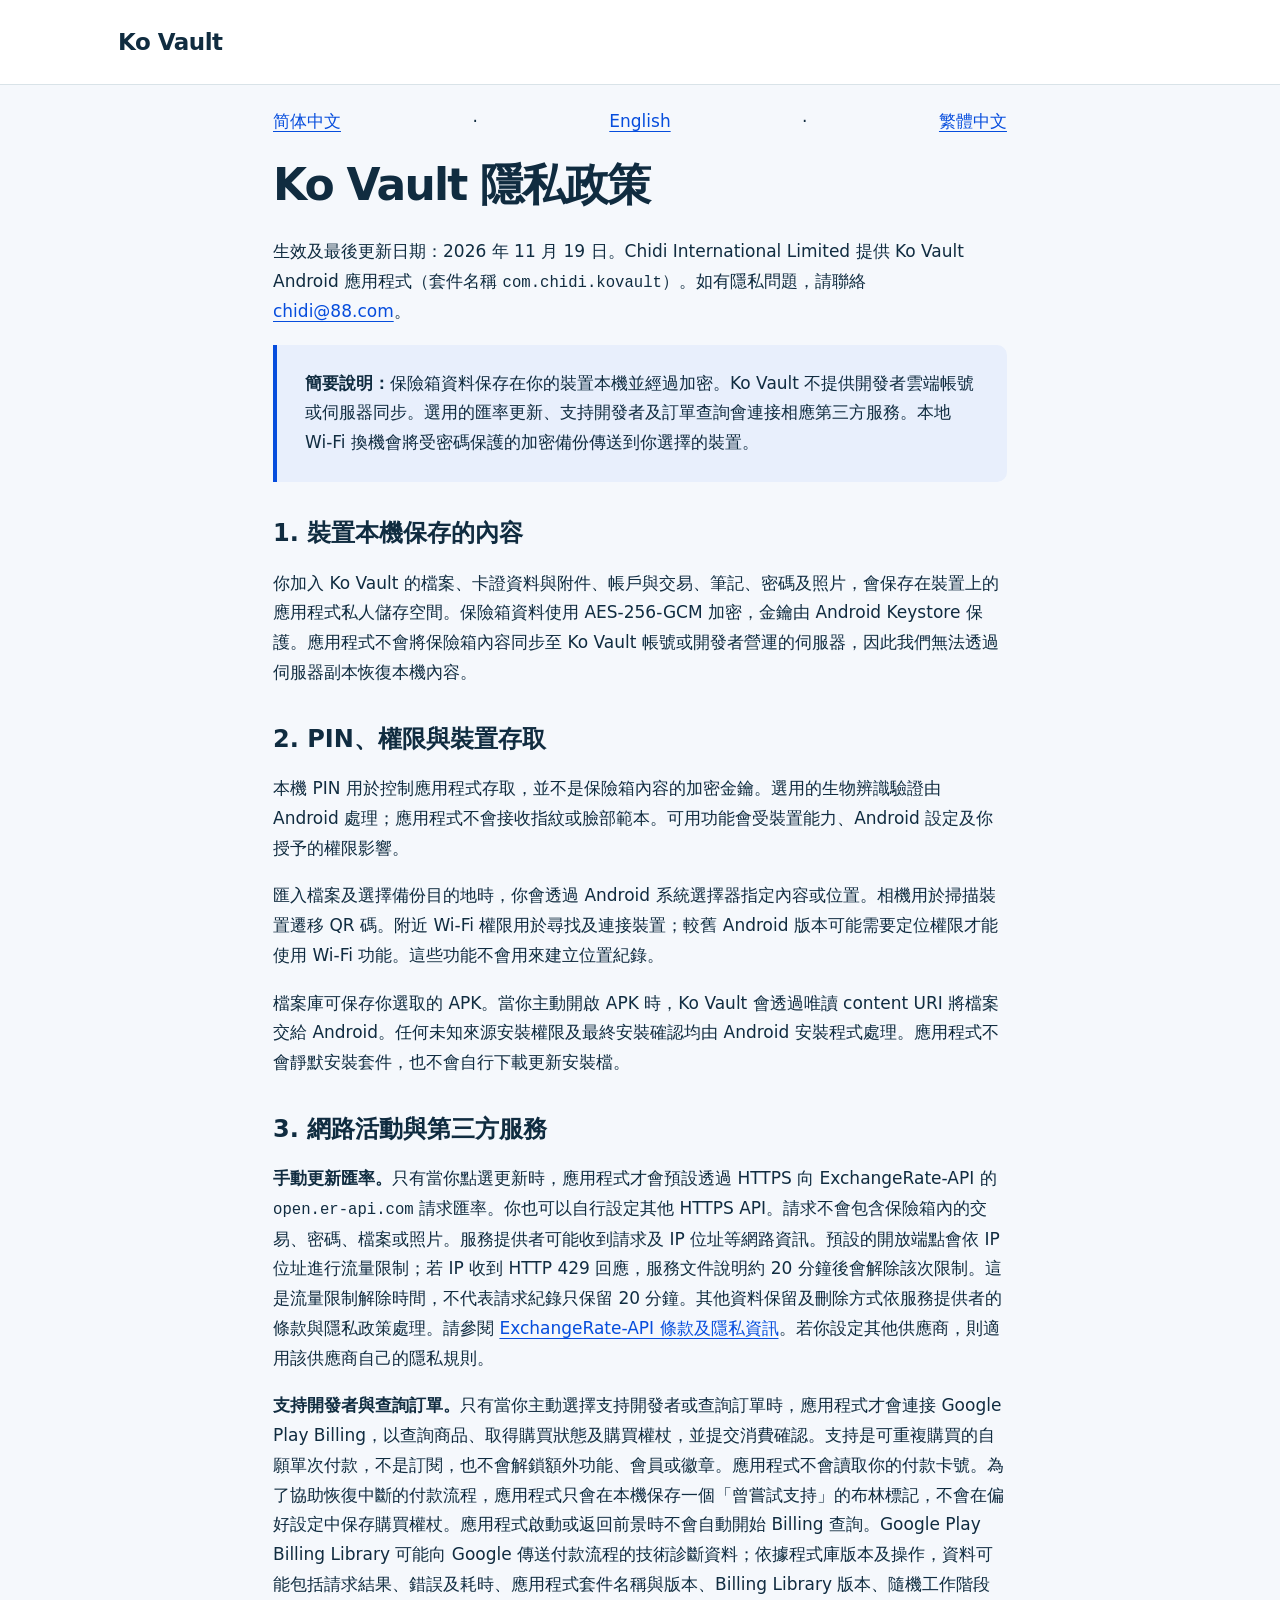
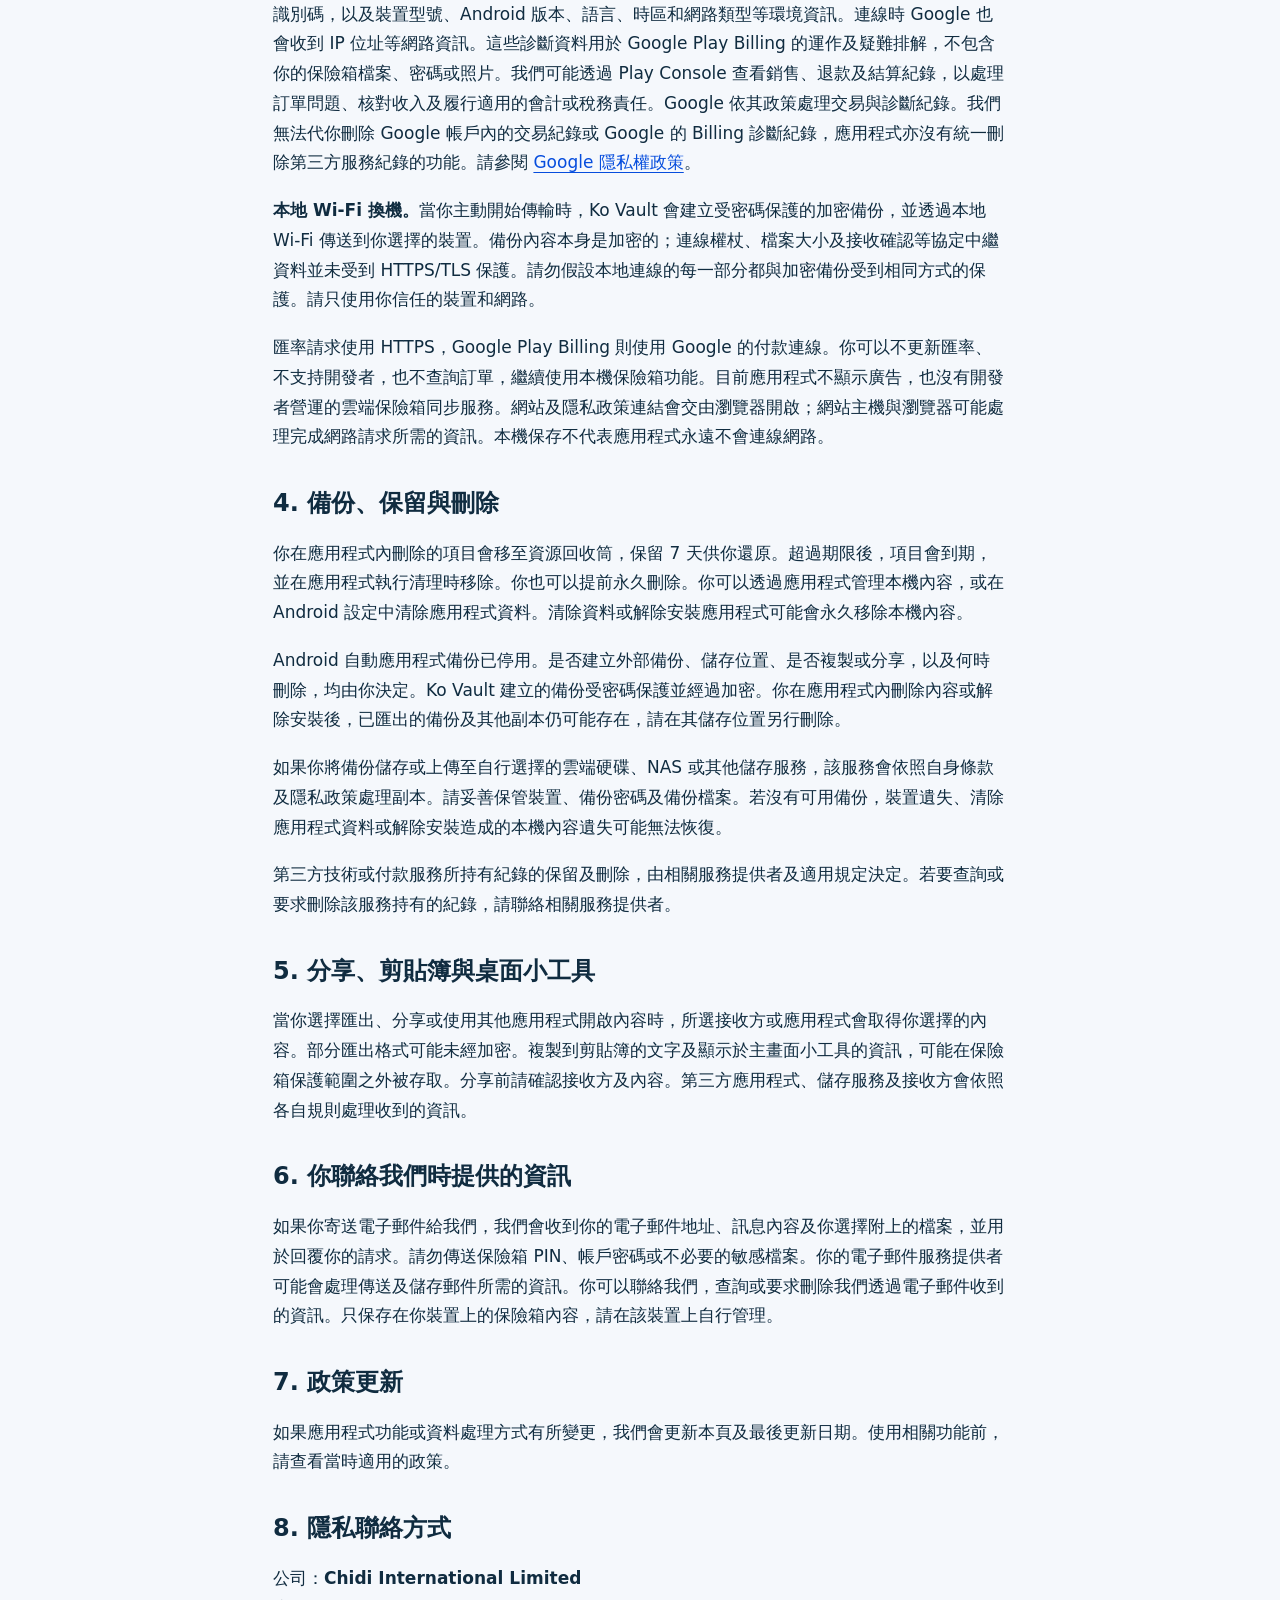
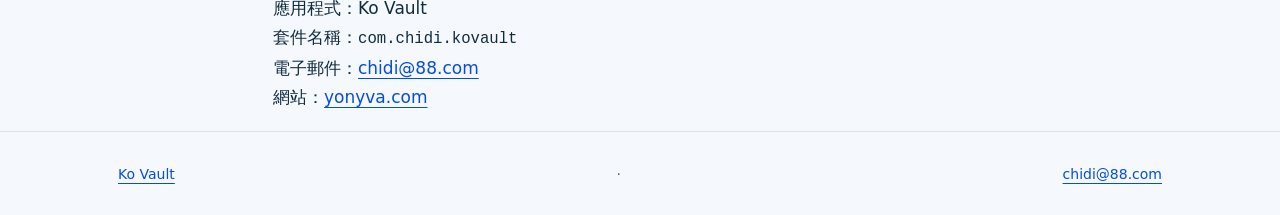
<file: kovault/privacy/zh-tw/index.html>
<!doctype html>
<html lang="zh-TW">
<head>
<meta charset="utf-8">
<meta name="viewport" content="width=device-width,initial-scale=1">
<title>Ko Vault 隱私政策 | Chidi International Limited</title>
<meta name="description" content="了解 Ko Vault 如何在裝置本機保存及加密保險箱資料，以及備份、刪除和選用第三方服務的資料處理方式。">
<link rel="stylesheet" href="/style.css">
<link rel="canonical" href="https://yonyva.com/kovault/privacy/zh-tw/">
</head>
<body>
<header><div class="wrap"><nav><a class="brand" href="/">Ko Vault</a></nav></div></header>
<main class="wrap policy">
<nav aria-label="政策語言"><a href="/kovault/privacy/">简体中文</a> · <a href="/kovault/privacy/en/">English</a> · <a href="/kovault/privacy/zh-tw/" lang="zh-TW" aria-current="page">繁體中文</a></nav>
<h1>Ko Vault 隱私政策</h1>
<p>生效及最後更新日期：2026 年 11 月 19 日。Chidi International Limited 提供 Ko Vault Android 應用程式（套件名稱 <code>com.chidi.kovault</code>）。如有隱私問題，請聯絡 <a href="mailto:chidi@88.com">chidi@88.com</a>。</p>
<div class="note"><p><strong>簡要說明：</strong>保險箱資料保存在你的裝置本機並經過加密。Ko Vault 不提供開發者雲端帳號或伺服器同步。選用的匯率更新、支持開發者及訂單查詢會連接相應第三方服務。本地 Wi-Fi 換機會將受密碼保護的加密備份傳送到你選擇的裝置。</p></div>

<section>
<h2>1. 裝置本機保存的內容</h2>
<p>你加入 Ko Vault 的檔案、卡證資料與附件、帳戶與交易、筆記、密碼及照片，會保存在裝置上的應用程式私人儲存空間。保險箱資料使用 AES-256-GCM 加密，金鑰由 Android Keystore 保護。應用程式不會將保險箱內容同步至 Ko Vault 帳號或開發者營運的伺服器，因此我們無法透過伺服器副本恢復本機內容。</p>
</section>

<section>
<h2>2. PIN、權限與裝置存取</h2>
<p>本機 PIN 用於控制應用程式存取，並不是保險箱內容的加密金鑰。選用的生物辨識驗證由 Android 處理；應用程式不會接收指紋或臉部範本。可用功能會受裝置能力、Android 設定及你授予的權限影響。</p>
<p>匯入檔案及選擇備份目的地時，你會透過 Android 系統選擇器指定內容或位置。相機用於掃描裝置遷移 QR 碼。附近 Wi-Fi 權限用於尋找及連接裝置；較舊 Android 版本可能需要定位權限才能使用 Wi-Fi 功能。這些功能不會用來建立位置紀錄。</p>
<p>檔案庫可保存你選取的 APK。當你主動開啟 APK 時，Ko Vault 會透過唯讀 content URI 將檔案交給 Android。任何未知來源安裝權限及最終安裝確認均由 Android 安裝程式處理。應用程式不會靜默安裝套件，也不會自行下載更新安裝檔。</p>
</section>

<section>
<h2>3. 網路活動與第三方服務</h2>
<p><strong>手動更新匯率。</strong>只有當你點選更新時，應用程式才會預設透過 HTTPS 向 ExchangeRate-API 的 <code>open.er-api.com</code> 請求匯率。你也可以自行設定其他 HTTPS API。請求不會包含保險箱內的交易、密碼、檔案或照片。服務提供者可能收到請求及 IP 位址等網路資訊。預設的開放端點會依 IP 位址進行流量限制；若 IP 收到 HTTP 429 回應，服務文件說明約 20 分鐘後會解除該次限制。這是流量限制解除時間，不代表請求紀錄只保留 20 分鐘。其他資料保留及刪除方式依服務提供者的條款與隱私政策處理。請參閱 <a href="https://www.exchangerate-api.com/terms">ExchangeRate-API 條款及隱私資訊</a>。若你設定其他供應商，則適用該供應商自己的隱私規則。</p>
<p><strong>支持開發者與查詢訂單。</strong>只有當你主動選擇支持開發者或查詢訂單時，應用程式才會連接 Google Play Billing，以查詢商品、取得購買狀態及購買權杖，並提交消費確認。支持是可重複購買的自願單次付款，不是訂閱，也不會解鎖額外功能、會員或徽章。應用程式不會讀取你的付款卡號。為了協助恢復中斷的付款流程，應用程式只會在本機保存一個「曾嘗試支持」的布林標記，不會在偏好設定中保存購買權杖。應用程式啟動或返回前景時不會自動開始 Billing 查詢。Google Play Billing Library 可能向 Google 傳送付款流程的技術診斷資料；依據程式庫版本及操作，資料可能包括請求結果、錯誤及耗時、應用程式套件名稱與版本、Billing Library 版本、隨機工作階段識別碼，以及裝置型號、Android 版本、語言、時區和網路類型等環境資訊。連線時 Google 也會收到 IP 位址等網路資訊。這些診斷資料用於 Google Play Billing 的運作及疑難排解，不包含你的保險箱檔案、密碼或照片。我們可能透過 Play Console 查看銷售、退款及結算紀錄，以處理訂單問題、核對收入及履行適用的會計或稅務責任。Google 依其政策處理交易與診斷紀錄。我們無法代你刪除 Google 帳戶內的交易紀錄或 Google 的 Billing 診斷紀錄，應用程式亦沒有統一刪除第三方服務紀錄的功能。請參閱 <a href="https://policies.google.com/privacy">Google 隱私權政策</a>。</p>
<p><strong>本地 Wi-Fi 換機。</strong>當你主動開始傳輸時，Ko Vault 會建立受密碼保護的加密備份，並透過本地 Wi-Fi 傳送到你選擇的裝置。備份內容本身是加密的；連線權杖、檔案大小及接收確認等協定中繼資料並未受到 HTTPS/TLS 保護。請勿假設本地連線的每一部分都與加密備份受到相同方式的保護。請只使用你信任的裝置和網路。</p>
<p>匯率請求使用 HTTPS，Google Play Billing 則使用 Google 的付款連線。你可以不更新匯率、不支持開發者，也不查詢訂單，繼續使用本機保險箱功能。目前應用程式不顯示廣告，也沒有開發者營運的雲端保險箱同步服務。網站及隱私政策連結會交由瀏覽器開啟；網站主機與瀏覽器可能處理完成網路請求所需的資訊。本機保存不代表應用程式永遠不會連線網路。</p>
</section>

<section>
<h2>4. 備份、保留與刪除</h2>
<p>你在應用程式內刪除的項目會移至資源回收筒，保留 7 天供你還原。超過期限後，項目會到期，並在應用程式執行清理時移除。你也可以提前永久刪除。你可以透過應用程式管理本機內容，或在 Android 設定中清除應用程式資料。清除資料或解除安裝應用程式可能會永久移除本機內容。</p>
<p>Android 自動應用程式備份已停用。是否建立外部備份、儲存位置、是否複製或分享，以及何時刪除，均由你決定。Ko Vault 建立的備份受密碼保護並經過加密。你在應用程式內刪除內容或解除安裝後，已匯出的備份及其他副本仍可能存在，請在其儲存位置另行刪除。</p>
<p>如果你將備份儲存或上傳至自行選擇的雲端硬碟、NAS 或其他儲存服務，該服務會依照自身條款及隱私政策處理副本。請妥善保管裝置、備份密碼及備份檔案。若沒有可用備份，裝置遺失、清除應用程式資料或解除安裝造成的本機內容遺失可能無法恢復。</p>
<p>第三方技術或付款服務所持有紀錄的保留及刪除，由相關服務提供者及適用規定決定。若要查詢或要求刪除該服務持有的紀錄，請聯絡相關服務提供者。</p>
</section>

<section>
<h2>5. 分享、剪貼簿與桌面小工具</h2>
<p>當你選擇匯出、分享或使用其他應用程式開啟內容時，所選接收方或應用程式會取得你選擇的內容。部分匯出格式可能未經加密。複製到剪貼簿的文字及顯示於主畫面小工具的資訊，可能在保險箱保護範圍之外被存取。分享前請確認接收方及內容。第三方應用程式、儲存服務及接收方會依照各自規則處理收到的資訊。</p>
</section>

<section>
<h2>6. 你聯絡我們時提供的資訊</h2>
<p>如果你寄送電子郵件給我們，我們會收到你的電子郵件地址、訊息內容及你選擇附上的檔案，並用於回覆你的請求。請勿傳送保險箱 PIN、帳戶密碼或不必要的敏感檔案。你的電子郵件服務提供者可能會處理傳送及儲存郵件所需的資訊。你可以聯絡我們，查詢或要求刪除我們透過電子郵件收到的資訊。只保存在你裝置上的保險箱內容，請在該裝置上自行管理。</p>
</section>

<section>
<h2>7. 政策更新</h2>
<p>如果應用程式功能或資料處理方式有所變更，我們會更新本頁及最後更新日期。使用相關功能前，請查看當時適用的政策。</p>
</section>

<section>
<h2>8. 隱私聯絡方式</h2>
<p>公司：<strong>Chidi International Limited</strong><br>應用程式：Ko Vault<br>套件名稱：<code>com.chidi.kovault</code><br>電子郵件：<a href="mailto:chidi@88.com">chidi@88.com</a><br>網站：<a href="https://yonyva.com">yonyva.com</a></p>
</section>
</main>
<footer><div class="wrap"><a href="/">Ko Vault</a> · <a href="mailto:chidi@88.com">chidi@88.com</a></div></footer>
</body>
</html>
</file>
<file: style.css>
:root{color-scheme:light;--ink:#102c40;--muted:#526575;--line:#d9e3e8;--blue:#064ddd;--paper:#f5f8fc}*{box-sizing:border-box}html{scroll-behavior:smooth}body{margin:0;font:17px/1.75 system-ui,-apple-system,"Segoe UI","Microsoft YaHei",sans-serif;color:var(--ink);background:var(--paper)}a{color:var(--blue);text-underline-offset:4px}a:hover{text-decoration-thickness:2px}a:focus-visible{outline:3px solid #ec9600;outline-offset:5px}.wrap{max-width:1100px;margin:auto;padding:0 28px}header{border-bottom:1px solid var(--line);background:white}nav{display:flex;justify-content:space-between;align-items:center;gap:20px;padding:22px 0;flex-wrap:wrap}.brand{font-size:23px;font-weight:800;letter-spacing:-.5px;text-decoration:none;color:var(--ink)}.brand span{background:var(--blue);color:white;display:inline-grid;place-items:center;width:36px;height:36px;border-radius:9px;margin-right:10px;font-size:21px}.navlinks{display:flex;gap:25px;font-size:15px}main{padding:60px 0}.eyebrow{font-size:14px;font-weight:700;letter-spacing:.13em;color:var(--blue);margin:0 0 20px}h1{font-size:clamp(36px,5.5vw,64px);line-height:1.2;letter-spacing:-.04em;margin:0 0 25px;max-width:850px}h2{font-size:28px;line-height:1.4;margin:0 0 18px}h3{font-size:21px;margin:0 0 10px}p{margin:0 0 18px}.lead{font-size:20px;max-width:780px;color:var(--muted)}.hero{padding:18px 0 62px}.pillrow{display:flex;gap:10px;flex-wrap:wrap;margin:28px 0}.pill{border:1px solid #bdd0ea;border-radius:30px;padding:6px 15px;font-size:14px;background:white}.button{display:inline-block;background:var(--blue);color:white;border-radius:8px;padding:11px 20px;text-decoration:none;font-weight:650}.section{border-top:1px solid var(--line);padding:40px 0}.modules{display:grid;grid-template-columns:repeat(3,1fr);gap:16px}.module{padding:24px;background:white;border:1px solid var(--line);border-radius:12px}.module .num{font-size:14px;color:var(--blue);font-weight:750;display:block;margin-bottom:14px}.module p{color:var(--muted);font-size:16px;margin:0}.principles{display:grid;grid-template-columns:1fr 1fr;gap:35px}.note{padding:24px 28px;background:#e8effc;border-left:4px solid var(--blue);border-radius:0 10px 10px 0}.note p:last-child{margin:0}footer{padding:30px 0;border-top:1px solid var(--line);font-size:14px;color:var(--muted)}footer .wrap{display:flex;justify-content:space-between;gap:20px;flex-wrap:wrap}.policy{max-width:790px}.policy h1{font-size:44px}.policy section{margin-top:35px}.policy h2{font-size:24px}.meta{font-size:15px;color:var(--muted)}code{font-family:ui-monospace,monospace;overflow-wrap:anywhere;font-size:.92em}ul{padding-left:24px}li{margin:7px 0}.skip{position:absolute;left:-9999px}.skip:focus{left:15px;top:10px;background:white;padding:10px;z-index:10}@media(max-width:720px){.wrap{padding:0 21px}main{padding:38px 0}.hero{padding-bottom:35px}.modules,.principles{grid-template-columns:1fr}.navlinks{gap:18px}.lead{font-size:18px}.policy h1{font-size:35px}.section{padding:30px 0}.module{padding:22px}.note{padding:20px}}

/* Scoped landing-page styles. Privacy pages keep their existing layout. */
.home-page{background:#f5f8fb;color:#162d45}
.home-page .home-header{background:#fff;border-bottom:1px solid #e5ebf0}
.home-page .home-header nav{display:flex;align-items:center;gap:24px;padding:18px 0}
.home-page .brand{white-space:nowrap}
.home-page .home-navlinks{display:flex;align-items:center;gap:23px;margin-left:auto}
.home-page .home-navlinks a,.home-page .home-lang a{color:#42576c;font-weight:650;font-size:14px;text-decoration:none}
.home-page .home-navlinks a:hover,.home-page .home-lang a:hover{color:#064ddd}
.home-page .home-lang{display:flex;gap:5px;align-items:center;padding:3px;background:#eff3f8;border-radius:999px}
.home-page .home-lang a{padding:5px 9px;border-radius:999px;white-space:nowrap}
.home-page .home-lang a[aria-current=page]{background:#fff;color:#164b9f;box-shadow:0 1px 4px #10274113}
.home-page main{padding:42px 28px 68px}
.home-page .home-hero{display:grid;grid-template-columns:minmax(0,1.25fr) minmax(300px,.85fr);gap:40px;align-items:center;padding:48px 0 80px}
.home-page .home-hero-copy h1{font-size:clamp(39px,4.65vw,63px);letter-spacing:-.048em;line-height:1.16;max-width:675px;margin:0 0 28px}
.home-page .home-hero-copy h1 em{display:block;font-style:normal;color:#0b5edb}
.home-page .home-lead{font-size:19px;line-height:1.8;color:#526575;max-width:660px}
.home-page .home-hero-actions{display:flex;flex-wrap:wrap;gap:22px;align-items:center;margin:30px 0}
.home-page .home-hero-actions .button{border-radius:12px;padding:12px 24px;box-shadow:0 9px 25px #064ddd24}
.home-page .home-secondary-link{font-size:15px;font-weight:750;color:#164b9f}
.home-page .home-tags{display:flex;gap:9px;flex-wrap:wrap}
.home-page .home-tags span{border:1px solid #d6e1ec;background:#fff;border-radius:999px;padding:6px 12px;font-size:13px;color:#416078;font-weight:650}
.home-page .home-hero-proof{padding:28px 29px 24px;border:1px solid #213c59;border-radius:26px;background:linear-gradient(148deg,#183f62 0%,#102941 62%,#091d32 100%);color:#fff;box-shadow:0 26px 60px #14365429;overflow:hidden;position:relative}
.home-page .home-hero-proof:before{content:"";position:absolute;width:250px;height:250px;right:-115px;top:-100px;border-radius:100%;background:radial-gradient(circle,#85d8e13b,transparent 70%);pointer-events:none}
.home-page .home-proof-eyebrow{font-size:12px;letter-spacing:.15em;text-transform:uppercase;font-weight:800;color:#b4dceb;display:flex;gap:9px;align-items:center}
.home-page .home-dot{display:inline-block;width:8px;height:8px;background:#67e3cb;border-radius:50%;box-shadow:0 0 0 4px #67e3cb26}
.home-page .home-proof-icon{color:#c9f4e7;margin:14px 0 17px}
.home-page .home-hero-proof h2{font-size:27px;letter-spacing:-.025em;margin-bottom:8px;color:#fff}
.home-page .home-hero-proof>p{color:#c7d9e7;font-size:14px}
.home-page .home-hero-proof dl{margin:21px 0 16px;border-top:1px solid #ffffff2f}
.home-page .home-hero-proof dl>div{display:flex;justify-content:space-between;align-items:center;gap:15px;padding:11px 0;border-bottom:1px solid #ffffff23;font-size:13px}
.home-page .home-hero-proof dt{color:#bed1df}.home-page .home-hero-proof dd{margin:0;text-align:right;font-weight:800;color:#f4f8fe}
.home-page .home-proof-note{font-size:12px!important;color:#bed1df!important;margin:0}
.home-page .home-section{padding:60px 0 66px}
.home-page .home-section-kicker{color:#2366ab;font-weight:850;font-size:12px;letter-spacing:.18em;margin-bottom:12px}
.home-page .home-section-head{display:flex;gap:35px;justify-content:space-between;align-items:baseline;margin-bottom:27px}
.home-page .home-section-head h2{max-width:620px;font-size:clamp(27px,3.1vw,36px);letter-spacing:-.028em}
.home-page .home-section-head p{max-width:420px;color:#617386;font-size:15px}
.home-page .home-features{display:grid;grid-template-columns:repeat(3,minmax(0,1fr));gap:15px}
.home-page .home-feature{padding:25px;min-height:202px;background:#fff;border:1px solid #e0e8f1;border-radius:18px;box-shadow:0 8px 19px #142f4510}
.home-page .home-feature-number{display:block;margin-bottom:25px;color:#0d62ca;font-size:13px;font-weight:800;letter-spacing:.14em}
.home-page .home-feature h3{font-size:20px}.home-page .home-feature p{color:#617386;font-size:15px;line-height:1.65}
.home-page .home-trust{display:grid;grid-template-columns:repeat(3,minmax(0,1fr));gap:15px}
.home-page .home-trust-card{border-radius:18px;padding:28px;background:#eaf1f9}
.home-page .home-trust-card h3{font-size:20px;color:#173f71}
.home-page .home-trust-card p{font-size:15px;color:#4d637b}
.home-page .home-control{padding:45px 37px;border-radius:22px;border:1px solid #cfdce8;background:linear-gradient(130deg,#fff,#ecf5fe);display:grid;grid-template-columns:1.2fr .8fr;gap:36px;align-items:center}
.home-page .home-control h2{font-size:31px}.home-page .home-control p{font-size:16px;color:#516778}
.home-page .home-control-note{padding:22px 25px;border-left:3px solid #0d62ca;background:#fff;border-radius:0 15px 15px 0}
.home-page .home-control-note p{margin:0}
.home-page .home-services{display:grid;grid-template-columns:repeat(3,minmax(0,1fr));gap:22px}
.home-page .home-service{border-top:3px solid #0d62ca;padding:22px 4px}
.home-page .home-service h3{font-size:19px}.home-page .home-service p{font-size:15px;color:#596e80}
.home-page .home-faq{display:grid;grid-template-columns:1fr;gap:10px;max-width:850px;margin-top:28px}
.home-page .home-faq-item{background:#fff;border:1px solid #e0e8ef;border-radius:12px;padding:16px 22px}
.home-page .home-faq-item summary{cursor:pointer;font-weight:750;list-style-position:outside}
.home-page .home-faq-item p{color:#526575;margin:13px 0 0}
.home-page .home-endcap{background:linear-gradient(110deg,#112f4b,#163d61);color:#fff;border-radius:23px;padding:35px 39px;margin:36px 0 0;display:flex;align-items:center;justify-content:space-between;gap:24px}
.home-page .home-endcap h2{color:#fff;font-size:27px;margin-bottom:7px}
.home-page .home-endcap p{color:#cfdfec;margin:0}
.home-page .home-endcap-button{background:#fff;color:#13426d;flex-shrink:0;text-align:center;border-radius:12px}
.home-page footer{background:#fff}.home-page footer .wrap{display:grid;grid-template-columns:1.2fr 1fr auto;align-items:start;gap:25px}
.home-page footer strong{color:#142f45}.home-page footer p{font-size:14px;margin:6px 0}.home-page footer .wrap>div:nth-child(2){display:flex;flex-direction:column;gap:5px}
.home-page footer small{font-size:12px;white-space:nowrap}
@media(max-width:900px){
.home-page .home-hero{grid-template-columns:1fr}.home-page .home-hero-proof{max-width:630px}
.home-page .home-navlinks{margin-left:0}.home-page .home-header nav{justify-content:space-between}
.home-page .home-features,.home-page .home-trust{grid-template-columns:repeat(2,minmax(0,1fr))}
.home-page .home-services{grid-template-columns:1fr 1fr}
.home-page .home-control{grid-template-columns:1fr}
.home-page footer .wrap{grid-template-columns:1fr 1fr}
}
@media(max-width:650px){
.home-page .home-header nav{gap:14px}.home-page .home-navlinks{width:100%;order:3;justify-content:space-between}
.home-page main{padding:23px 21px 45px}.home-page .home-hero{gap:25px;padding:32px 0 43px}
.home-page .home-hero-copy h1{font-size:clamp(36px,9vw,50px)}
.home-page .home-lead{font-size:17px}.home-page .home-section{padding:40px 0}
.home-page .home-section-head{display:block}.home-page .home-section-head h2{margin-bottom:10px}
.home-page .home-features,.home-page .home-trust,.home-page .home-services{grid-template-columns:1fr}
.home-page .home-feature{min-height:auto}.home-page .home-feature-number{margin-bottom:17px}
.home-page .home-control{padding:26px 22px}.home-page .home-endcap{display:block;padding:27px 23px}
.home-page .home-endcap-button{margin-top:20px}.home-page footer .wrap{grid-template-columns:1fr}
.home-page .home-navlinks a{font-size:13px}
}
</file>
